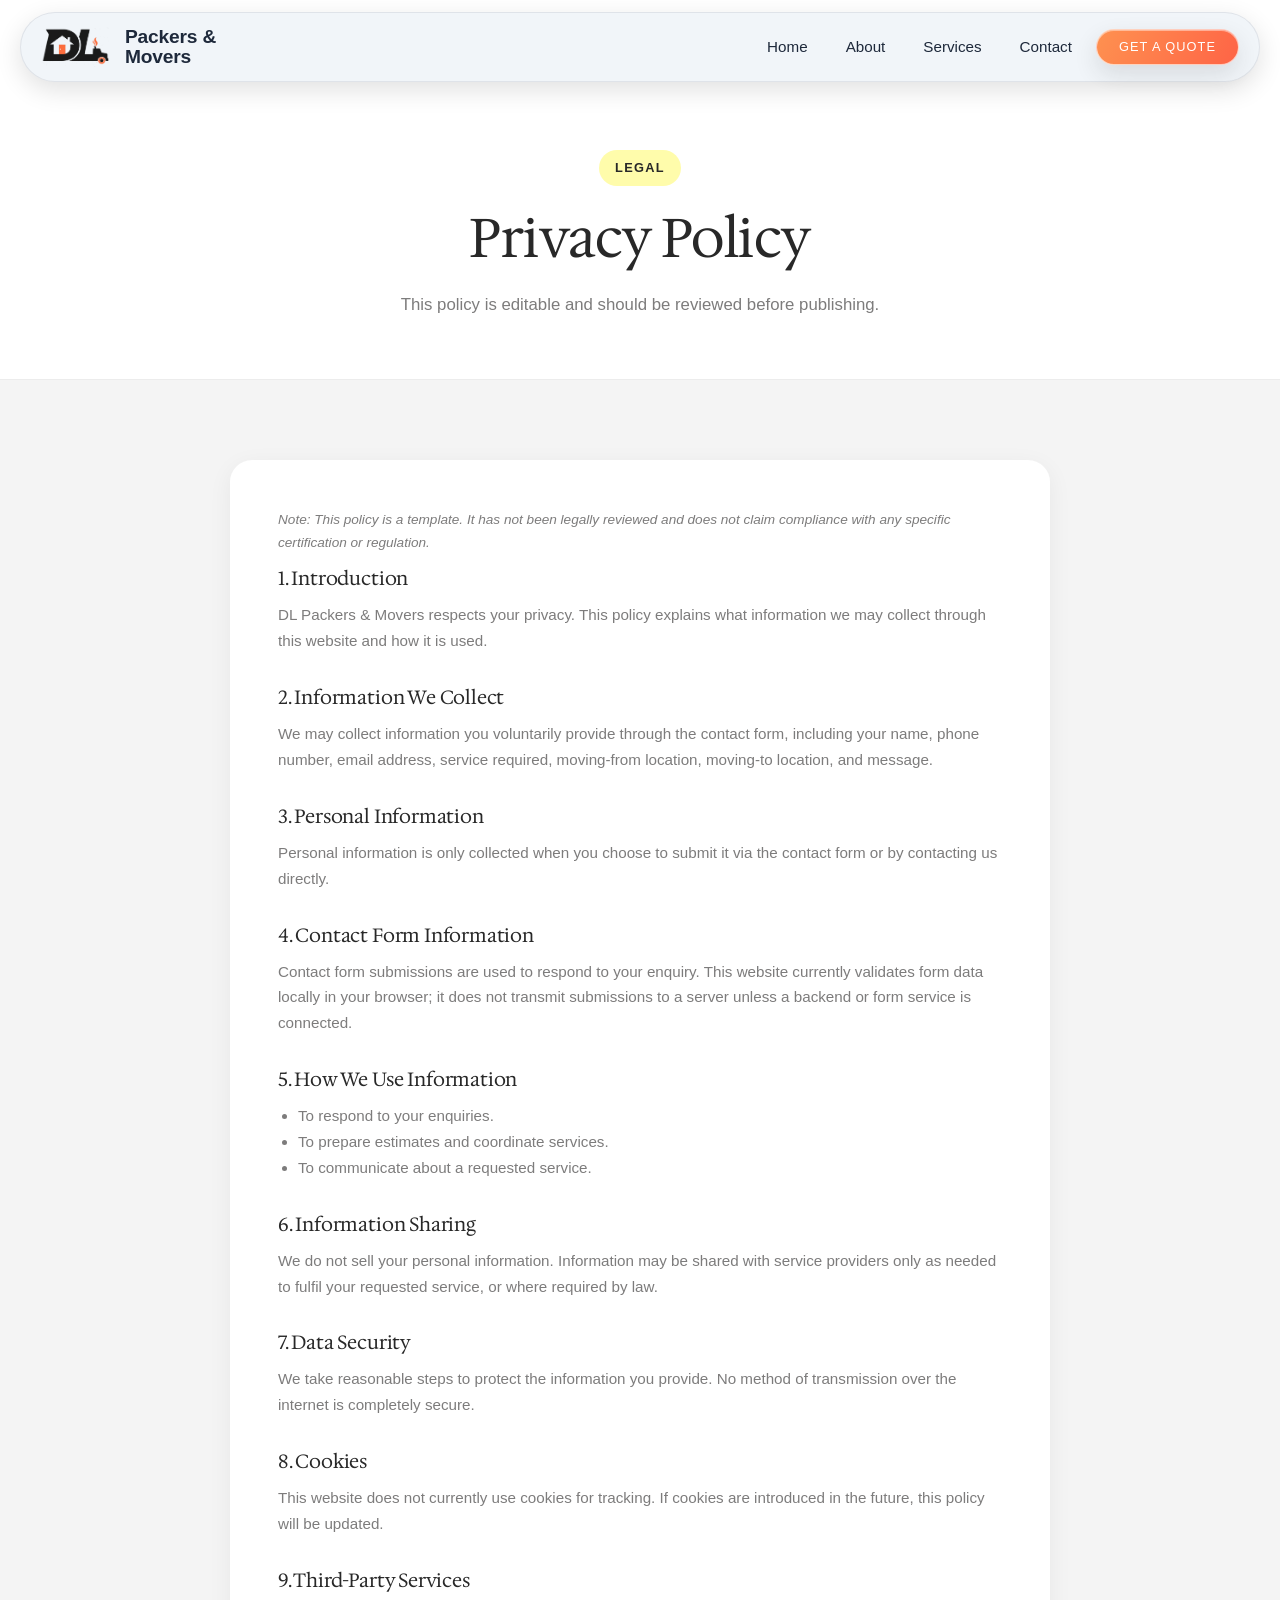
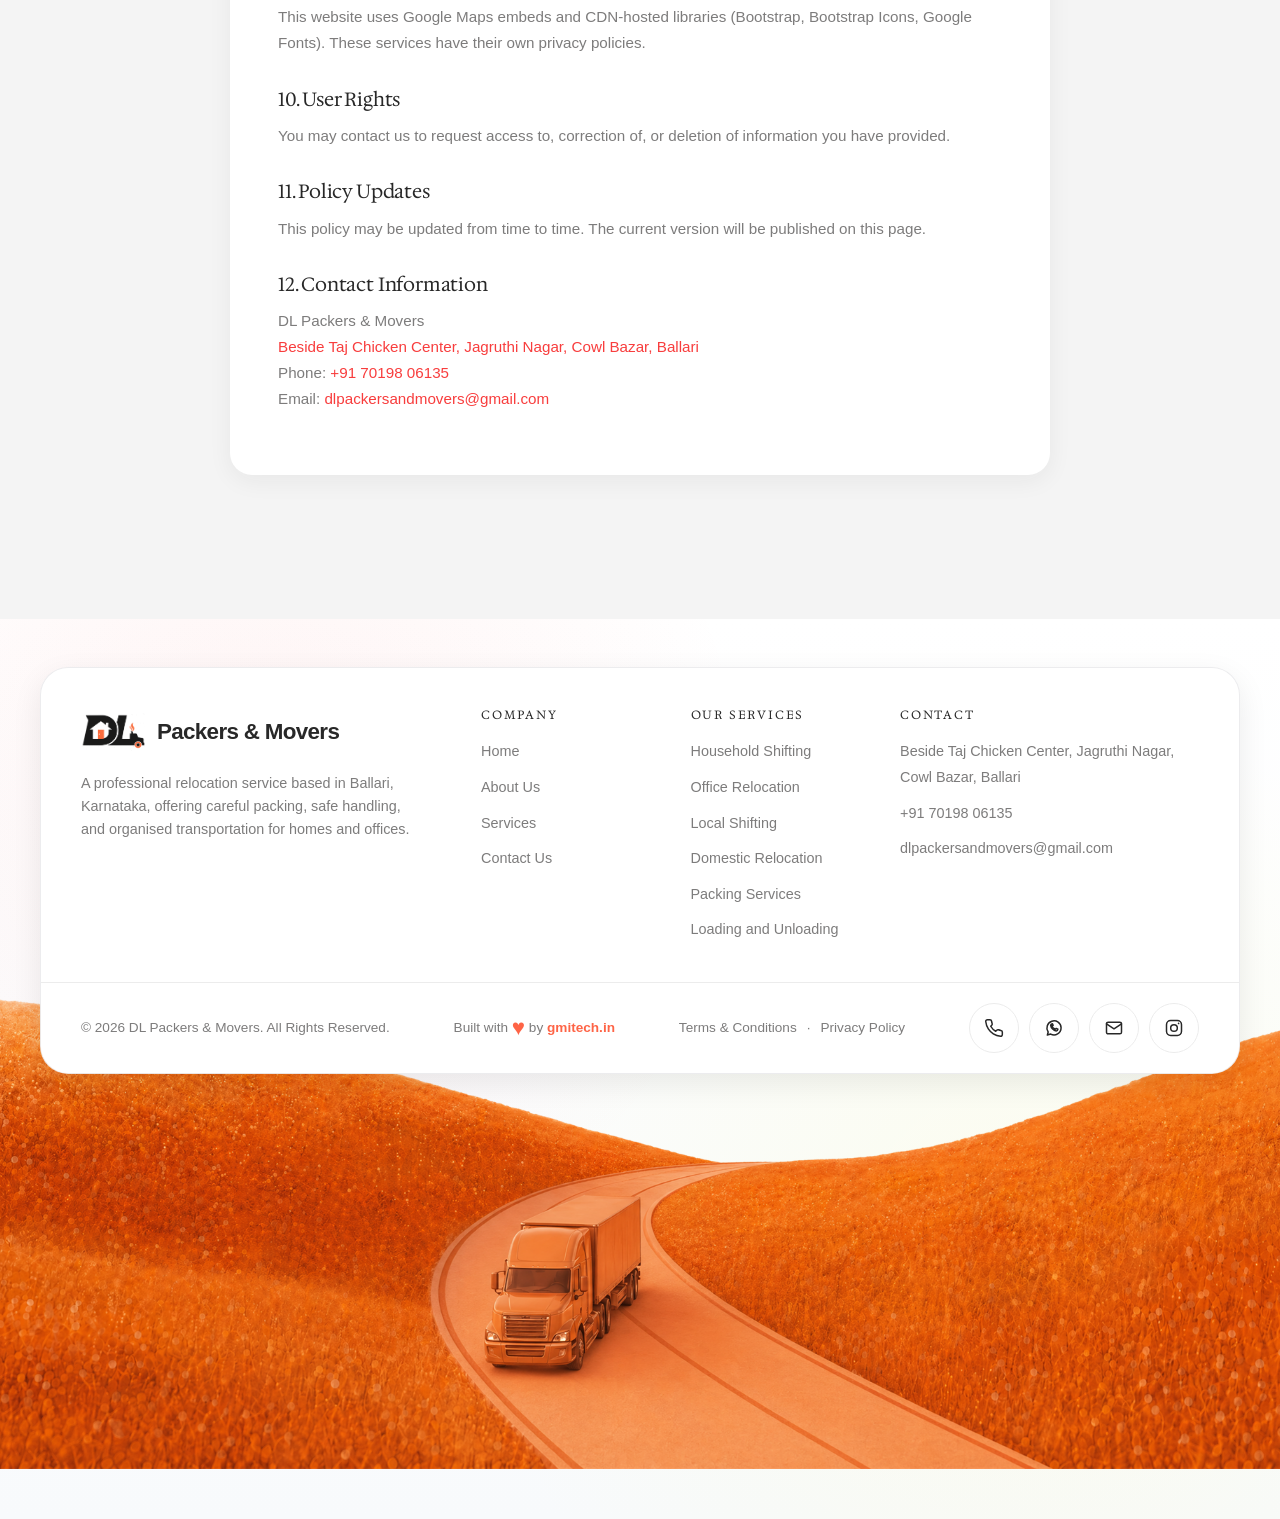
<file: privacy-policy.html>
<!DOCTYPE html>
<html lang="en-IN">
<head>
  <meta charset="UTF-8">
  <meta name="viewport" content="width=device-width, initial-scale=1">
  <title>Privacy Policy | DL Packers &amp; Movers, Ballari, India</title>
  <meta name="description" content="Learn how DL Packers &amp; Movers in Ballari handles contact and moving details from estimate requests, including how to access, correct or delete your data.">
  <meta name="robots" content="index, follow, max-image-preview:large">
  <meta name="geo.region" content="IN-KA">
  <meta name="geo.placename" content="Ballari">
  <link rel="canonical" href="https://dlpackersandmovers.online/privacy-policy.html">
  <link rel="alternate" hreflang="en-IN" href="https://dlpackersandmovers.online/privacy-policy.html">
  <meta property="og:type" content="website">
  <meta property="og:site_name" content="DL Packers &amp; Movers">
  <meta property="og:locale" content="en_IN">
  <meta property="og:url" content="https://dlpackersandmovers.online/privacy-policy.html">
  <meta property="og:title" content="Privacy Policy | DL Packers &amp; Movers, Ballari, India">
  <meta property="og:description" content="Learn how DL Packers &amp; Movers in Ballari handles contact and moving details from estimate requests, including how to access, correct or delete your data.">
  <meta property="og:image" content="https://dlpackersandmovers.online/assets/images/og-image.jpg">
  <meta property="og:image:secure_url" content="https://dlpackersandmovers.online/assets/images/og-image.jpg">
  <meta property="og:image:type" content="image/jpeg">
  <meta property="og:image:width" content="1200">
  <meta property="og:image:height" content="630">
  <meta property="og:image:alt" content="DL Packers &amp; Movers relocation team in Ballari">
  <meta name="twitter:card" content="summary_large_image">
  <meta name="twitter:title" content="Privacy Policy | DL Packers &amp; Movers, Ballari, India">
  <meta name="twitter:description" content="Learn how DL Packers &amp; Movers in Ballari handles contact and moving details from estimate requests, including how to access, correct or delete your data.">
  <meta name="twitter:image" content="https://dlpackersandmovers.online/assets/images/og-image.jpg">
  <meta name="twitter:image:alt" content="DL Packers &amp; Movers relocation team in Ballari">
  <link rel="icon" type="image/png" sizes="32x32" href="assets/icons/favicon-32.png">
  <link rel="icon" type="image/png" sizes="16x16" href="assets/icons/favicon-16.png">
  <link rel="icon" type="image/x-icon" href="assets/images/favicon.ico">
  <link rel="apple-touch-icon" sizes="180x180" href="assets/icons/apple-touch-icon.png">
  <meta name="theme-color" content="#F1F5F9">
  <link rel="manifest" href="/site.webmanifest">
  <script type="application/ld+json">
  {
    "@context": "https://schema.org",
    "@graph": [
      {
        "@type": "Organization",
        "@id": "https://dlpackersandmovers.online/#organization",
        "name": "DL Packers & Movers",
        "url": "https://dlpackersandmovers.online/",
        "logo": "https://dlpackersandmovers.online/assets/images/brand-logo.png",
        "founder": { "@id": "https://dlpackersandmovers.online/#founder" }
      },
      {
        "@type": "MovingCompany",
        "@id": "https://dlpackersandmovers.online/#moving-company",
        "name": "DL Packers & Movers",
        "url": "https://dlpackersandmovers.online/",
        "image": "https://dlpackersandmovers.online/assets/images/brand-logo.png",
        "telephone": "+917019806135",
        "email": "dlpackersandmovers@gmail.com",
        "address": {
          "@type": "PostalAddress",
          "streetAddress": "Beside Taj Chicken Center, Jagruthi Nagar, Cowl Bazar",
          "addressLocality": "Ballari",
          "addressRegion": "Karnataka",
          "addressCountry": { "@type": "Country", "name": "India" }
        },
        "areaServed": [
          { "@type": "City", "name": "Ballari" },
          { "@type": "AdministrativeArea", "name": "Karnataka" },
          { "@type": "Country", "name": "India" }
        ],
        "hasMap": "https://maps.app.goo.gl/5sxPSaFrLR5SHPjj7",
        "founder": { "@id": "https://dlpackersandmovers.online/#founder" },
        "parentOrganization": { "@id": "https://dlpackersandmovers.online/#organization" }
      },
      {
        "@type": "Person",
        "@id": "https://dlpackersandmovers.online/#founder",
        "name": "Swami H",
        "jobTitle": "Founder",
        "image": "https://dlpackersandmovers.online/assets/images/founder.png",
        "worksFor": { "@id": "https://dlpackersandmovers.online/#organization" }
      },
      {
        "@type": "WebSite",
        "@id": "https://dlpackersandmovers.online/#website",
        "url": "https://dlpackersandmovers.online/",
        "name": "DL Packers & Movers",
        "inLanguage": "en-IN",
        "publisher": { "@id": "https://dlpackersandmovers.online/#organization" },
        "hasPart": { "@id": "https://dlpackersandmovers.online/#primary-navigation" }
      },
      {
        "@type": "SiteNavigationElement",
        "@id": "https://dlpackersandmovers.online/#primary-navigation",
        "name": "Site navigation",
        "hasPart": [
          { "@type": "WebPage", "name": "Home", "url": "https://dlpackersandmovers.online/" },
          { "@type": "WebPage", "name": "About Us", "url": "https://dlpackersandmovers.online/about.html" },
          { "@type": "WebPage", "name": "Services", "url": "https://dlpackersandmovers.online/services.html" },
          { "@type": "WebPage", "name": "Contact Us", "url": "https://dlpackersandmovers.online/contact.html" },
          { "@type": "WebPage", "name": "Terms & Conditions", "url": "https://dlpackersandmovers.online/terms-and-conditions.html" },
          { "@type": "WebPage", "name": "Privacy Policy", "url": "https://dlpackersandmovers.online/privacy-policy.html" }
        ]
      },
      {
        "@type": "WebPage",
        "@id": "https://dlpackersandmovers.online/privacy-policy.html#webpage",
        "url": "https://dlpackersandmovers.online/privacy-policy.html",
        "name": "Privacy Policy | DL Packers & Movers, Ballari, India",
        "description": "Learn how DL Packers & Movers in Ballari handles contact and moving details from estimate requests, including how to access, correct or delete your data.",
        "inLanguage": "en-IN",
        "isPartOf": { "@id": "https://dlpackersandmovers.online/#website" },
        "about": { "@id": "https://dlpackersandmovers.online/#moving-company" },
        "breadcrumb": { "@id": "https://dlpackersandmovers.online/privacy-policy.html#breadcrumb" }
      },
      {
        "@type": "BreadcrumbList",
        "@id": "https://dlpackersandmovers.online/privacy-policy.html#breadcrumb",
        "itemListElement": [
          { "@type": "ListItem", "position": 1, "name": "Home", "item": "https://dlpackersandmovers.online/" },
          { "@type": "ListItem", "position": 2, "name": "Privacy Policy", "item": "https://dlpackersandmovers.online/privacy-policy.html" }
        ]
      }
    ]
  }
  </script>
  <link rel="preconnect" href="https://fonts.googleapis.com">
  <link rel="preconnect" href="https://fonts.gstatic.com" crossorigin>
  <link href="https://fonts.googleapis.com/css2?family=Hedvig+Letters+Serif&amp;family=Scoutie+Sans:wght@400;500;600;700&amp;display=swap" rel="stylesheet">
  <link href="https://cdn.jsdelivr.net/npm/bootstrap@5.3.3/dist/css/bootstrap.min.css" rel="stylesheet">
  <link href="https://cdn.jsdelivr.net/npm/bootstrap-icons@1.11.3/font/bootstrap-icons.css" rel="stylesheet">
  <link rel="stylesheet" href="css/style.css">
  <link rel="stylesheet" href="css/animations.css">
  <link rel="stylesheet" href="css/responsive.css">
</head>
<body>
  <div id="dl-loader" class="dl-loader" role="status" aria-label="Loading">
    <div class="dl-loader__inner">
      <div class="loader truckWrapper">
        <div class="truckBody">
          <svg xmlns="http://www.w3.org/2000/svg" fill="none" viewBox="0 0 198 93" class="trucksvg" aria-hidden="true">
            <path stroke-width="3" stroke="#282828" fill="#F83D3D" d="M135 22.5H177.264C178.295 22.5 179.22 23.133 179.594 24.0939L192.33 56.8443C192.442 57.1332 192.5 57.4404 192.5 57.7504V89C192.5 90.3807 191.381 91.5 190 91.5H135C133.619 91.5 132.5 90.3807 132.5 89V25C132.5 23.6193 133.619 22.5 135 22.5Z"></path>
            <path stroke-width="3" stroke="#282828" fill="#7D7C7C" d="M146 33.5H181.741C182.779 33.5 183.709 34.1415 184.078 35.112L190.538 52.112C191.16 53.748 189.951 55.5 188.201 55.5H146C144.619 55.5 143.5 54.3807 143.5 53V36C143.5 34.6193 144.619 33.5 146 33.5Z"></path>
            <path stroke-width="2" stroke="#282828" fill="#282828" d="M150 65C150 65.39 149.763 65.8656 149.127 66.2893C148.499 66.7083 147.573 67 146.5 67C145.427 67 144.501 66.7083 143.873 66.2893C143.237 65.8656 143 65.39 143 65C143 64.61 143.237 64.1344 143.873 63.7107C144.501 63.2917 145.427 63 146.5 63C147.573 63 148.499 63.2917 149.127 63.7107C149.763 64.1344 150 64.61 150 65Z"></path>
            <rect stroke-width="2" stroke="#282828" fill="#FFFCAB" rx="1" height="7" width="5" y="63" x="187"></rect>
            <rect stroke-width="2" stroke="#282828" fill="#282828" rx="1" height="11" width="4" y="81" x="193"></rect>
            <rect stroke-width="3" stroke="#282828" fill="#DFDFDF" rx="2.5" height="90" width="121" y="1.5" x="6.5"></rect>
            <rect stroke-width="2" stroke="#282828" fill="#DFDFDF" rx="2" height="4" width="6" y="84" x="1"></rect>
          </svg>
        </div>
        <div class="truckTires" aria-hidden="true">
          <svg xmlns="http://www.w3.org/2000/svg" fill="none" viewBox="0 0 30 30" class="tiresvg">
            <circle stroke-width="3" stroke="#282828" fill="#282828" r="13.5" cy="15" cx="15"></circle>
            <circle fill="#DFDFDF" r="7" cy="15" cx="15"></circle>
          </svg>
          <svg xmlns="http://www.w3.org/2000/svg" fill="none" viewBox="0 0 30 30" class="tiresvg">
            <circle stroke-width="3" stroke="#282828" fill="#282828" r="13.5" cy="15" cx="15"></circle>
            <circle fill="#DFDFDF" r="7" cy="15" cx="15"></circle>
          </svg>
        </div>
        <div class="road"></div>
        <svg xmlns="http://www.w3.org/2000/svg" viewBox="0 0 453.459 453.459" class="lampPost" aria-hidden="true">
          <path d="M252.882,0c-37.781,0-68.686,29.953-70.245,67.358h-6.917v8.954c-26.109,2.163-45.463,10.011-45.463,19.366h9.993c-1.65,5.146-2.507,10.54-2.507,16.017c0,28.956,23.558,52.514,52.514,52.514c28.956,0,52.514-23.558,52.514-52.514c0-5.478-0.856-10.872-2.506-16.017h9.992c0-9.354-19.352-17.204-45.463-19.366v-8.954h-6.149C200.189,38.779,223.924,16,252.882,16c29.952,0,54.32,24.368,54.32,54.32c0,28.774-11.078,37.009-25.105,47.437c-17.444,12.968-37.216,27.667-37.216,78.884v113.914h-0.797c-5.068,0-9.174,4.108-9.174,9.177c0,2.844,1.293,5.383,3.321,7.066c-3.432,27.933-26.851,95.744-8.226,115.459v11.202h45.75v-11.202c18.625-19.715-4.794-87.527-8.227-115.459c2.029-1.683,3.322-4.223,3.322-7.066c0-5.068-4.107-9.177-9.176-9.177h-0.795V196.641c0-43.174,14.942-54.283,30.762-66.043c14.793-10.997,31.559-23.461,31.559-60.277C323.202,31.545,291.656,0,252.882,0zM232.77,111.694c0,23.442-19.071,42.514-42.514,42.514c-23.442,0-42.514-19.072-42.514-42.514c0-5.531,1.078-10.957,3.141-16.017h78.747C231.693,100.736,232.77,106.162,232.77,111.694z"></path>
        </svg>
      </div>
      <img src="assets/images/brand-logo.png" alt="DL Packers &amp; Movers logo" class="dl-loader__logo">
      <p class="dl-loader__text"><span class="dl-loader__typing" aria-hidden="true"></span></p>
    </div>
  </div>
  <noscript><style>#dl-loader{display:none!important}</style></noscript>

  <div id="dl-header-mount"></div>

  <main>
    <section class="page-hero">
      <div class="container-dl text-center">
        <span class="badge-soft">Legal</span>
        <h1 class="page-hero__title">Privacy Policy</h1>
        <p class="page-hero__sub">This policy is editable and should be reviewed before publishing.</p>
      </div>
    </section>

    <section class="section">
      <div class="container-dl legal-doc">
        <p class="text-slate" style="font-size:.85rem"><em>Note: This policy is a template. It has not been legally reviewed and does not claim compliance with any specific certification or regulation.</em></p>

        <h2>1. Introduction</h2>
        <p>DL Packers &amp; Movers respects your privacy. This policy explains what information we may collect through this website and how it is used.</p>

        <h2>2. Information We Collect</h2>
        <p>We may collect information you voluntarily provide through the contact form, including your name, phone number, email address, service required, moving-from location, moving-to location, and message.</p>

        <h2>3. Personal Information</h2>
        <p>Personal information is only collected when you choose to submit it via the contact form or by contacting us directly.</p>

        <h2>4. Contact Form Information</h2>
        <p>Contact form submissions are used to respond to your enquiry. This website currently validates form data locally in your browser; it does not transmit submissions to a server unless a backend or form service is connected.</p>

        <h2>5. How We Use Information</h2>
        <ul>
          <li>To respond to your enquiries.</li>
          <li>To prepare estimates and coordinate services.</li>
          <li>To communicate about a requested service.</li>
        </ul>

        <h2>6. Information Sharing</h2>
        <p>We do not sell your personal information. Information may be shared with service providers only as needed to fulfil your requested service, or where required by law.</p>

        <h2>7. Data Security</h2>
        <p>We take reasonable steps to protect the information you provide. No method of transmission over the internet is completely secure.</p>

        <h2>8. Cookies</h2>
        <p>This website does not currently use cookies for tracking. If cookies are introduced in the future, this policy will be updated.</p>

        <h2>9. Third-Party Services</h2>
        <p>This website uses Google Maps embeds and CDN-hosted libraries (Bootstrap, Bootstrap Icons, Google Fonts). These services have their own privacy policies.</p>

        <h2>10. User Rights</h2>
        <p>You may contact us to request access to, correction of, or deletion of information you have provided.</p>

        <h2>11. Policy Updates</h2>
        <p>This policy may be updated from time to time. The current version will be published on this page.</p>

        <h2>12. Contact Information</h2>
        <p>DL Packers &amp; Movers<br><a href="https://maps.app.goo.gl/5sxPSaFrLR5SHPjj7" target="_blank" rel="noopener noreferrer">Beside Taj Chicken Center, Jagruthi Nagar, Cowl Bazar, Ballari</a><br>Phone: <a href="tel:+917019806135">+91 70198 06135</a><br>Email: <a href="mailto:dlpackersandmovers@gmail.com">dlpackersandmovers@gmail.com</a></p>
      </div>
    </section>
  </main>

  <div id="dl-footer-mount"></div>

  <script src="https://cdn.jsdelivr.net/npm/bootstrap@5.3.3/dist/js/bootstrap.bundle.min.js"></script>
  <script src="js/config.js"></script>
  <script src="js/loader.js"></script>
  <script src="js/header.js"></script>
  <script src="js/footer.js"></script>
  <script src="js/main.js"></script>
</body>
</html>
</file>
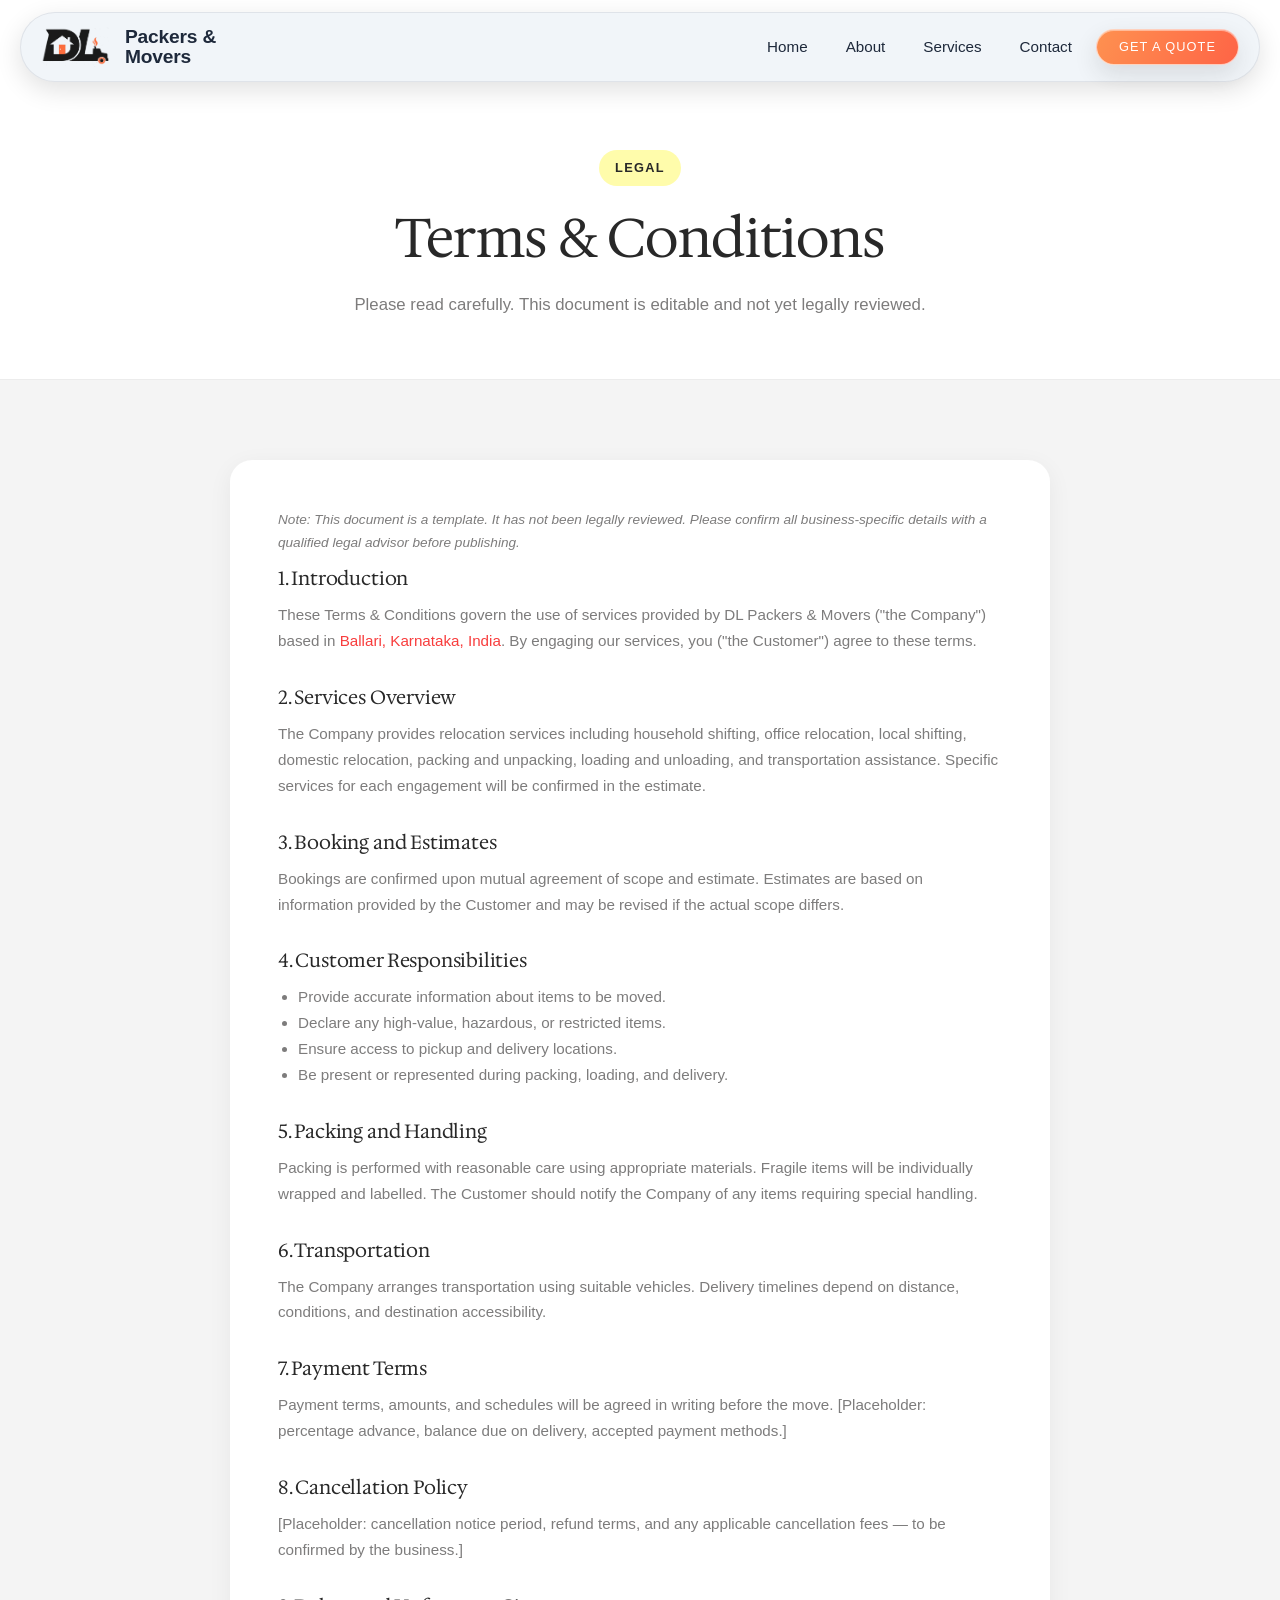
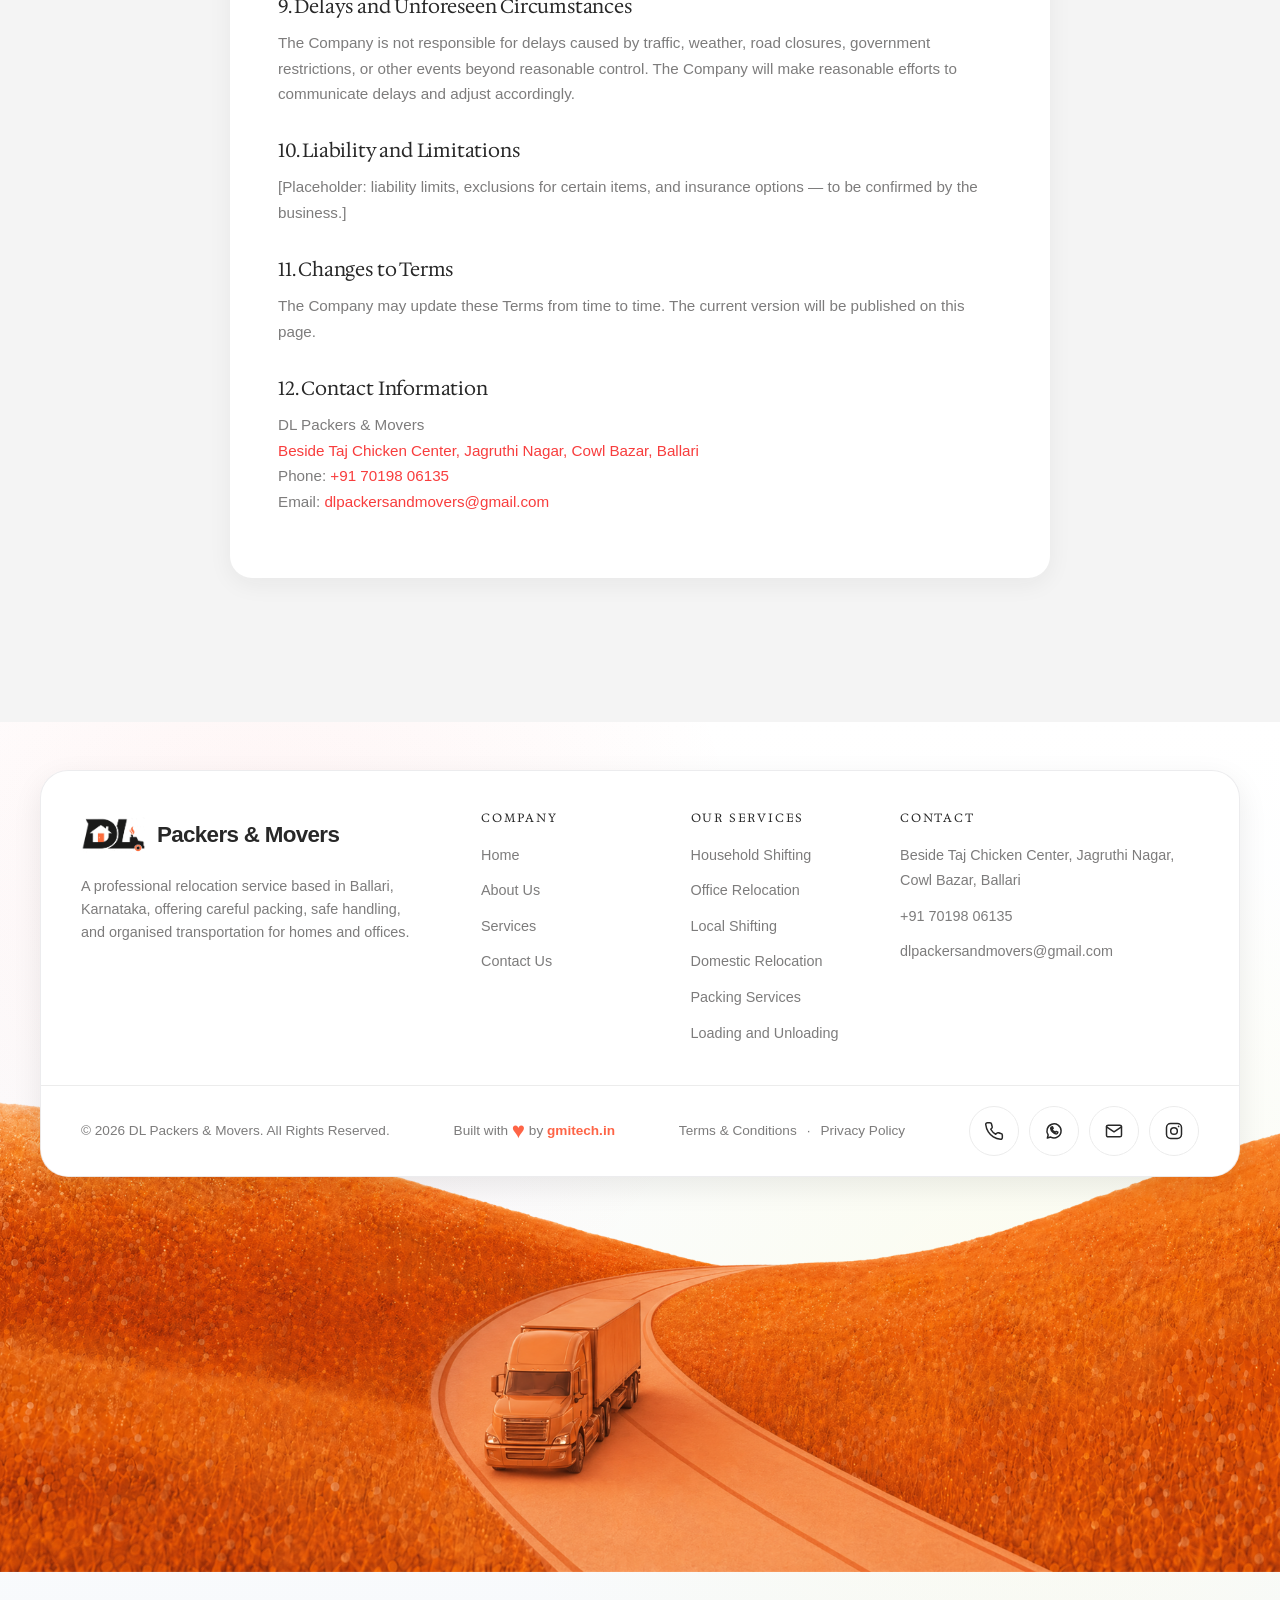
<file: terms-and-conditions.html>
<!DOCTYPE html>
<html lang="en-IN">
<head>
  <meta charset="UTF-8">
  <meta name="viewport" content="width=device-width, initial-scale=1">
  <title>Terms &amp; Conditions | DL Packers &amp; Movers, Ballari, Karnataka</title>
  <meta name="description" content="Read the terms for DL Packers &amp; Movers in Ballari, covering service scope, booking and estimates, packing, transport, payments, cancellations and liability.">
  <meta name="robots" content="index, follow, max-image-preview:large">
  <meta name="geo.region" content="IN-KA">
  <meta name="geo.placename" content="Ballari">
  <link rel="canonical" href="https://dlpackersandmovers.online/terms-and-conditions.html">
  <link rel="alternate" hreflang="en-IN" href="https://dlpackersandmovers.online/terms-and-conditions.html">
  <meta property="og:type" content="website">
  <meta property="og:site_name" content="DL Packers &amp; Movers">
  <meta property="og:locale" content="en_IN">
  <meta property="og:url" content="https://dlpackersandmovers.online/terms-and-conditions.html">
  <meta property="og:title" content="Terms &amp; Conditions | DL Packers &amp; Movers, Ballari, Karnataka">
  <meta property="og:description" content="Read the terms for DL Packers &amp; Movers in Ballari, covering service scope, booking and estimates, packing, transport, payments, cancellations and liability.">
  <meta property="og:image" content="https://dlpackersandmovers.online/assets/images/og-image.jpg">
  <meta property="og:image:secure_url" content="https://dlpackersandmovers.online/assets/images/og-image.jpg">
  <meta property="og:image:type" content="image/jpeg">
  <meta property="og:image:width" content="1200">
  <meta property="og:image:height" content="630">
  <meta property="og:image:alt" content="DL Packers &amp; Movers relocation team in Ballari">
  <meta name="twitter:card" content="summary_large_image">
  <meta name="twitter:title" content="Terms &amp; Conditions | DL Packers &amp; Movers, Ballari, Karnataka">
  <meta name="twitter:description" content="Read the terms for DL Packers &amp; Movers in Ballari, covering service scope, booking and estimates, packing, transport, payments, cancellations and liability.">
  <meta name="twitter:image" content="https://dlpackersandmovers.online/assets/images/og-image.jpg">
  <meta name="twitter:image:alt" content="DL Packers &amp; Movers relocation team in Ballari">
  <link rel="icon" type="image/png" sizes="32x32" href="assets/icons/favicon-32.png">
  <link rel="icon" type="image/png" sizes="16x16" href="assets/icons/favicon-16.png">
  <link rel="icon" type="image/x-icon" href="assets/images/favicon.ico">
  <link rel="apple-touch-icon" sizes="180x180" href="assets/icons/apple-touch-icon.png">
  <meta name="theme-color" content="#F1F5F9">
  <link rel="manifest" href="/site.webmanifest">
  <script type="application/ld+json">
  {
    "@context": "https://schema.org",
    "@graph": [
      {
        "@type": "Organization",
        "@id": "https://dlpackersandmovers.online/#organization",
        "name": "DL Packers & Movers",
        "url": "https://dlpackersandmovers.online/",
        "logo": "https://dlpackersandmovers.online/assets/images/brand-logo.png",
        "founder": { "@id": "https://dlpackersandmovers.online/#founder" }
      },
      {
        "@type": "MovingCompany",
        "@id": "https://dlpackersandmovers.online/#moving-company",
        "name": "DL Packers & Movers",
        "url": "https://dlpackersandmovers.online/",
        "image": "https://dlpackersandmovers.online/assets/images/brand-logo.png",
        "telephone": "+917019806135",
        "email": "dlpackersandmovers@gmail.com",
        "address": {
          "@type": "PostalAddress",
          "streetAddress": "Beside Taj Chicken Center, Jagruthi Nagar, Cowl Bazar",
          "addressLocality": "Ballari",
          "addressRegion": "Karnataka",
          "addressCountry": { "@type": "Country", "name": "India" }
        },
        "areaServed": [
          { "@type": "City", "name": "Ballari" },
          { "@type": "AdministrativeArea", "name": "Karnataka" },
          { "@type": "Country", "name": "India" }
        ],
        "hasMap": "https://maps.app.goo.gl/5sxPSaFrLR5SHPjj7",
        "founder": { "@id": "https://dlpackersandmovers.online/#founder" },
        "parentOrganization": { "@id": "https://dlpackersandmovers.online/#organization" }
      },
      {
        "@type": "Person",
        "@id": "https://dlpackersandmovers.online/#founder",
        "name": "Swami H",
        "jobTitle": "Founder",
        "image": "https://dlpackersandmovers.online/assets/images/founder.png",
        "worksFor": { "@id": "https://dlpackersandmovers.online/#organization" }
      },
      {
        "@type": "WebSite",
        "@id": "https://dlpackersandmovers.online/#website",
        "url": "https://dlpackersandmovers.online/",
        "name": "DL Packers & Movers",
        "inLanguage": "en-IN",
        "publisher": { "@id": "https://dlpackersandmovers.online/#organization" },
        "hasPart": { "@id": "https://dlpackersandmovers.online/#primary-navigation" }
      },
      {
        "@type": "SiteNavigationElement",
        "@id": "https://dlpackersandmovers.online/#primary-navigation",
        "name": "Site navigation",
        "hasPart": [
          { "@type": "WebPage", "name": "Home", "url": "https://dlpackersandmovers.online/" },
          { "@type": "WebPage", "name": "About Us", "url": "https://dlpackersandmovers.online/about.html" },
          { "@type": "WebPage", "name": "Services", "url": "https://dlpackersandmovers.online/services.html" },
          { "@type": "WebPage", "name": "Contact Us", "url": "https://dlpackersandmovers.online/contact.html" },
          { "@type": "WebPage", "name": "Terms & Conditions", "url": "https://dlpackersandmovers.online/terms-and-conditions.html" },
          { "@type": "WebPage", "name": "Privacy Policy", "url": "https://dlpackersandmovers.online/privacy-policy.html" }
        ]
      },
      {
        "@type": "WebPage",
        "@id": "https://dlpackersandmovers.online/terms-and-conditions.html#webpage",
        "url": "https://dlpackersandmovers.online/terms-and-conditions.html",
        "name": "Terms & Conditions | DL Packers & Movers, Ballari, Karnataka",
        "description": "Read the terms for DL Packers & Movers in Ballari, covering service scope, booking and estimates, packing, transport, payments, cancellations and liability.",
        "inLanguage": "en-IN",
        "isPartOf": { "@id": "https://dlpackersandmovers.online/#website" },
        "about": { "@id": "https://dlpackersandmovers.online/#moving-company" },
        "breadcrumb": { "@id": "https://dlpackersandmovers.online/terms-and-conditions.html#breadcrumb" }
      },
      {
        "@type": "BreadcrumbList",
        "@id": "https://dlpackersandmovers.online/terms-and-conditions.html#breadcrumb",
        "itemListElement": [
          { "@type": "ListItem", "position": 1, "name": "Home", "item": "https://dlpackersandmovers.online/" },
          { "@type": "ListItem", "position": 2, "name": "Terms & Conditions", "item": "https://dlpackersandmovers.online/terms-and-conditions.html" }
        ]
      }
    ]
  }
  </script>
  <link rel="preconnect" href="https://fonts.googleapis.com">
  <link rel="preconnect" href="https://fonts.gstatic.com" crossorigin>
  <link href="https://fonts.googleapis.com/css2?family=Hedvig+Letters+Serif&amp;family=Scoutie+Sans:wght@400;500;600;700&amp;display=swap" rel="stylesheet">
  <link href="https://cdn.jsdelivr.net/npm/bootstrap@5.3.3/dist/css/bootstrap.min.css" rel="stylesheet">
  <link href="https://cdn.jsdelivr.net/npm/bootstrap-icons@1.11.3/font/bootstrap-icons.css" rel="stylesheet">
  <link rel="stylesheet" href="css/style.css">
  <link rel="stylesheet" href="css/animations.css">
  <link rel="stylesheet" href="css/responsive.css">
</head>
<body>
  <div id="dl-loader" class="dl-loader" role="status" aria-label="Loading">
    <div class="dl-loader__inner">
      <div class="loader truckWrapper">
        <div class="truckBody">
          <svg xmlns="http://www.w3.org/2000/svg" fill="none" viewBox="0 0 198 93" class="trucksvg" aria-hidden="true">
            <path stroke-width="3" stroke="#282828" fill="#F83D3D" d="M135 22.5H177.264C178.295 22.5 179.22 23.133 179.594 24.0939L192.33 56.8443C192.442 57.1332 192.5 57.4404 192.5 57.7504V89C192.5 90.3807 191.381 91.5 190 91.5H135C133.619 91.5 132.5 90.3807 132.5 89V25C132.5 23.6193 133.619 22.5 135 22.5Z"></path>
            <path stroke-width="3" stroke="#282828" fill="#7D7C7C" d="M146 33.5H181.741C182.779 33.5 183.709 34.1415 184.078 35.112L190.538 52.112C191.16 53.748 189.951 55.5 188.201 55.5H146C144.619 55.5 143.5 54.3807 143.5 53V36C143.5 34.6193 144.619 33.5 146 33.5Z"></path>
            <path stroke-width="2" stroke="#282828" fill="#282828" d="M150 65C150 65.39 149.763 65.8656 149.127 66.2893C148.499 66.7083 147.573 67 146.5 67C145.427 67 144.501 66.7083 143.873 66.2893C143.237 65.8656 143 65.39 143 65C143 64.61 143.237 64.1344 143.873 63.7107C144.501 63.2917 145.427 63 146.5 63C147.573 63 148.499 63.2917 149.127 63.7107C149.763 64.1344 150 64.61 150 65Z"></path>
            <rect stroke-width="2" stroke="#282828" fill="#FFFCAB" rx="1" height="7" width="5" y="63" x="187"></rect>
            <rect stroke-width="2" stroke="#282828" fill="#282828" rx="1" height="11" width="4" y="81" x="193"></rect>
            <rect stroke-width="3" stroke="#282828" fill="#DFDFDF" rx="2.5" height="90" width="121" y="1.5" x="6.5"></rect>
            <rect stroke-width="2" stroke="#282828" fill="#DFDFDF" rx="2" height="4" width="6" y="84" x="1"></rect>
          </svg>
        </div>
        <div class="truckTires" aria-hidden="true">
          <svg xmlns="http://www.w3.org/2000/svg" fill="none" viewBox="0 0 30 30" class="tiresvg">
            <circle stroke-width="3" stroke="#282828" fill="#282828" r="13.5" cy="15" cx="15"></circle>
            <circle fill="#DFDFDF" r="7" cy="15" cx="15"></circle>
          </svg>
          <svg xmlns="http://www.w3.org/2000/svg" fill="none" viewBox="0 0 30 30" class="tiresvg">
            <circle stroke-width="3" stroke="#282828" fill="#282828" r="13.5" cy="15" cx="15"></circle>
            <circle fill="#DFDFDF" r="7" cy="15" cx="15"></circle>
          </svg>
        </div>
        <div class="road"></div>
        <svg xmlns="http://www.w3.org/2000/svg" viewBox="0 0 453.459 453.459" class="lampPost" aria-hidden="true">
          <path d="M252.882,0c-37.781,0-68.686,29.953-70.245,67.358h-6.917v8.954c-26.109,2.163-45.463,10.011-45.463,19.366h9.993c-1.65,5.146-2.507,10.54-2.507,16.017c0,28.956,23.558,52.514,52.514,52.514c28.956,0,52.514-23.558,52.514-52.514c0-5.478-0.856-10.872-2.506-16.017h9.992c0-9.354-19.352-17.204-45.463-19.366v-8.954h-6.149C200.189,38.779,223.924,16,252.882,16c29.952,0,54.32,24.368,54.32,54.32c0,28.774-11.078,37.009-25.105,47.437c-17.444,12.968-37.216,27.667-37.216,78.884v113.914h-0.797c-5.068,0-9.174,4.108-9.174,9.177c0,2.844,1.293,5.383,3.321,7.066c-3.432,27.933-26.851,95.744-8.226,115.459v11.202h45.75v-11.202c18.625-19.715-4.794-87.527-8.227-115.459c2.029-1.683,3.322-4.223,3.322-7.066c0-5.068-4.107-9.177-9.176-9.177h-0.795V196.641c0-43.174,14.942-54.283,30.762-66.043c14.793-10.997,31.559-23.461,31.559-60.277C323.202,31.545,291.656,0,252.882,0zM232.77,111.694c0,23.442-19.071,42.514-42.514,42.514c-23.442,0-42.514-19.072-42.514-42.514c0-5.531,1.078-10.957,3.141-16.017h78.747C231.693,100.736,232.77,106.162,232.77,111.694z"></path>
        </svg>
      </div>
      <img src="assets/images/brand-logo.png" alt="DL Packers &amp; Movers logo" class="dl-loader__logo">
      <p class="dl-loader__text"><span class="dl-loader__typing" aria-hidden="true"></span></p>
    </div>
  </div>
  <noscript><style>#dl-loader{display:none!important}</style></noscript>

  <div id="dl-header-mount"></div>

  <main>
    <section class="page-hero">
      <div class="container-dl text-center">
        <span class="badge-soft">Legal</span>
        <h1 class="page-hero__title">Terms &amp; Conditions</h1>
        <p class="page-hero__sub">Please read carefully. This document is editable and not yet legally reviewed.</p>
      </div>
    </section>

    <section class="section">
      <div class="container-dl legal-doc">
        <p class="text-slate" style="font-size:.85rem"><em>Note: This document is a template. It has not been legally reviewed. Please confirm all business-specific details with a qualified legal advisor before publishing.</em></p>

        <h2>1. Introduction</h2>
        <p>These Terms &amp; Conditions govern the use of services provided by DL Packers &amp; Movers ("the Company") based in <a href="https://maps.app.goo.gl/5sxPSaFrLR5SHPjj7" target="_blank" rel="noopener noreferrer">Ballari, Karnataka, India</a>. By engaging our services, you ("the Customer") agree to these terms.</p>

        <h2>2. Services Overview</h2>
        <p>The Company provides relocation services including household shifting, office relocation, local shifting, domestic relocation, packing and unpacking, loading and unloading, and transportation assistance. Specific services for each engagement will be confirmed in the estimate.</p>

        <h2>3. Booking and Estimates</h2>
        <p>Bookings are confirmed upon mutual agreement of scope and estimate. Estimates are based on information provided by the Customer and may be revised if the actual scope differs.</p>

        <h2>4. Customer Responsibilities</h2>
        <ul>
          <li>Provide accurate information about items to be moved.</li>
          <li>Declare any high-value, hazardous, or restricted items.</li>
          <li>Ensure access to pickup and delivery locations.</li>
          <li>Be present or represented during packing, loading, and delivery.</li>
        </ul>

        <h2>5. Packing and Handling</h2>
        <p>Packing is performed with reasonable care using appropriate materials. Fragile items will be individually wrapped and labelled. The Customer should notify the Company of any items requiring special handling.</p>

        <h2>6. Transportation</h2>
        <p>The Company arranges transportation using suitable vehicles. Delivery timelines depend on distance, conditions, and destination accessibility.</p>

        <h2>7. Payment Terms</h2>
        <p>Payment terms, amounts, and schedules will be agreed in writing before the move. [Placeholder: percentage advance, balance due on delivery, accepted payment methods.]</p>

        <h2>8. Cancellation Policy</h2>
        <p>[Placeholder: cancellation notice period, refund terms, and any applicable cancellation fees — to be confirmed by the business.]</p>

        <h2>9. Delays and Unforeseen Circumstances</h2>
        <p>The Company is not responsible for delays caused by traffic, weather, road closures, government restrictions, or other events beyond reasonable control. The Company will make reasonable efforts to communicate delays and adjust accordingly.</p>

        <h2>10. Liability and Limitations</h2>
        <p>[Placeholder: liability limits, exclusions for certain items, and insurance options — to be confirmed by the business.]</p>

        <h2>11. Changes to Terms</h2>
        <p>The Company may update these Terms from time to time. The current version will be published on this page.</p>

        <h2>12. Contact Information</h2>
        <p>DL Packers &amp; Movers<br><a href="https://maps.app.goo.gl/5sxPSaFrLR5SHPjj7" target="_blank" rel="noopener noreferrer">Beside Taj Chicken Center, Jagruthi Nagar, Cowl Bazar, Ballari</a><br>Phone: <a href="tel:+917019806135">+91 70198 06135</a><br>Email: <a href="mailto:dlpackersandmovers@gmail.com">dlpackersandmovers@gmail.com</a></p>
      </div>
    </section>
  </main>

  <div id="dl-footer-mount"></div>

  <script src="https://cdn.jsdelivr.net/npm/bootstrap@5.3.3/dist/js/bootstrap.bundle.min.js"></script>
  <script src="js/config.js"></script>
  <script src="js/loader.js"></script>
  <script src="js/header.js"></script>
  <script src="js/footer.js"></script>
  <script src="js/main.js"></script>
</body>
</html>
</file>
<file: css/style.css>
/* ============================================================
   DL PACKERS & MOVERS — GLOBAL STYLES
   ============================================================ */

/* ---------- Design Tokens ---------- */
:root {
  --brand-red: #F83D3D;
  --hover-red: #D92B2B;
  --charcoal: #282828;
  --grey-soft: #DFDFDF;
  --white: #FFFFFF;
  --slate: #7D7C7C;
  --pale-yellow: #FFFCAB;
  --bg-page: #F4F4F4;
  --border-subtle: #ECECEC;

  --radius-sm: 10px;
  --radius-md: 16px;
  --radius-lg: 22px;
  --radius-xl: 28px;
  --radius-pill: 999px;

  --shadow-soft: 0 6px 24px rgba(40, 40, 40, 0.06);
  --shadow-card: 0 10px 40px rgba(40, 40, 40, 0.08);

  --button-background: linear-gradient(117deg, rgb(254, 145, 80), rgb(254, 100, 70));
  --font-sans: "Scoutie Sans", -apple-system, BlinkMacSystemFont, "Segoe UI", Roboto, sans-serif;
  --font-display: "Hedvig Letters Serif", Georgia, serif;

  --header-h: 76px;
}

/* ---------- Reset / Base ---------- */
*,
*::before,
*::after { box-sizing: border-box; }

html { scroll-behavior: smooth; }

body {
  margin: 0;
  font-family: var(--font-sans);
  font-size: 16px;
  line-height: 1.6;
  color: var(--slate);
  background: var(--bg-page);
  -webkit-font-smoothing: antialiased;
  overflow-x: hidden;
}

body.dl-menu-open { overflow: hidden; }

h1, h2, h3, h4, h5, h6 {
  color: var(--charcoal);
  font-family: var(--font-display);
  font-weight: 700;
  line-height: 1.2;
  margin: 0 0 0.6em;
  letter-spacing: -0.01em;
}

h1 { font-size: clamp(2rem, 5vw, 3.4rem); }
h2 { font-size: clamp(1.6rem, 3.5vw, 2.4rem); }
h3 { font-size: clamp(1.2rem, 2.4vw, 1.5rem); }

p { margin: 0 0 1em; }

a { color: var(--brand-red); text-decoration: none; transition: color 0.2s ease; }
a:hover, a:focus { color: var(--hover-red); }

img { max-width: 100%; display: block; height: auto; }

.container-dl {
  width: 100%;
  max-width: 1200px;
  margin: 0 auto;
  padding: 0 20px;
}

.section { padding: 80px 0; }
.section--tight { padding: 56px 0; }

/* ---------- Buttons ---------- */
.btn {
  display: inline-flex;
  align-items: center;
  justify-content: center;
  gap: 8px;
  border-radius: var(--radius-pill);
  padding: 1em 2em;
  border: 1px solid rgba(255, 255, 255, 0.64);
  font-family: inherit;
  font-size: 1rem;
  font-weight: 500;
  letter-spacing: 0.08em;
  text-transform: uppercase;
  cursor: pointer;
  backdrop-filter: blur(14px);
  -webkit-backdrop-filter: blur(14px);
  box-shadow: inset 0 1px 0 rgba(255, 255, 255, 0.42), 0 10px 24px rgba(40, 40, 40, 0.12);
  text-align: center;
  line-height: 1;
}

.btn:focus-visible {
  outline: 3px solid rgba(248, 61, 61, 0.5);
  outline-offset: 2px;
}

.btn--primary,
.btn--primary:hover,
.btn--primary:focus {
  background: var(--button-background);
  color: var(--white);
}

.btn--outline,
.btn--outline:hover,
.btn--outline:focus {
  background: rgba(255, 255, 255, 0.48);
  color: var(--charcoal);
  border-color: rgba(255, 255, 255, 0.82);
}

.btn--ghost,
.btn--ghost:hover,
.btn--ghost:focus {
  background: rgba(255, 255, 255, 0.48);
  color: var(--charcoal);
  border-color: rgba(255, 255, 255, 0.82);
}

.hero-section .btn--outline,
.hero-section .btn--outline:hover,
.hero-section .btn--outline:focus {
  background: rgba(255, 255, 255, 0.18);
  color: var(--white);
  border-color: rgba(255, 255, 255, 0.72);
}

.section img {
  border: 1px solid rgba(255, 255, 255, 0.78);
  box-shadow: 0 20px 44px rgba(40, 40, 40, 0.12), inset 0 1px 0 rgba(255, 255, 255, 0.35);
}

.section.hero-section {
  display: flex;
  align-items: center;
  min-height: 100vh;
  min-height: 100svh;
  padding: calc(var(--header-h) + 32px) 0 48px;
  background-image:
    linear-gradient(90deg, rgba(15, 23, 42, 0.76) 0%, rgba(15, 23, 42, 0.5) 46%, rgba(15, 23, 42, 0.12) 100%),
    url("../assets/images/hero.png");
  background-position: center;
  background-size: cover;
  background-repeat: no-repeat;
}

.hero-section > .container-dl {
  width: calc(100% - 40px);
  max-width: 1280px;
  padding: 0 20px;
}
.hero-section h1 { max-width: 700px; color: var(--white); }
.hero-section p { color: rgba(255, 255, 255, 0.9); }

/* ---------- HEADER ---------- */
.dl-header {
  position: fixed;
  top: 12px;
  left: 0;
  width: 100%;
  z-index: 999;
}

.dl-header__nav {
  display: flex;
  align-items: center;
  justify-content: space-between;
  gap: 24px;
  width: calc(100% - 40px);
  max-width: 1280px;
  margin: 0 auto;
  background: #F1F5F9;
  border: 1px solid rgba(15, 23, 42, 0.08);
  border-radius: var(--radius-pill);
  padding: 10px 20px;
  backdrop-filter: blur(12px);
  -webkit-backdrop-filter: blur(12px);
  box-shadow: 0 8px 26px rgba(0, 0, 0, 0.12);
  transition: all 0.3s ease;
}

.dl-header.scrolled .dl-header__nav {
  box-shadow: 0 10px 30px rgba(0, 0, 0, 0.08);
}

.dl-header__brand {
  display: flex;
  align-items: center;
  gap: 16px;
  flex-shrink: 0;
}

.dl-header__logo {
  display: block;
  width: 68px;
  height: 48px;
  object-fit: contain;
  padding: 0;
  background: #F1F5F9;
  border: 0;
  border-radius: 0;
  box-shadow: none;
}

.dl-header__brand-text {
  font-weight: 700;
  color: #1E293B;
  font-size: 1.2rem;
  line-height: 1.05;
  letter-spacing: -0.01em;
  transition: color 0.3s ease;
}

.dl-header__menu {
  display: flex;
  align-items: center;
  gap: 8px;
}

.dl-header__links {
  list-style: none;
  display: flex;
  gap: 6px;
  margin: 0;
  padding: 0;
}

.dl-header__links a {
  display: inline-block;
  padding: 8px 16px;
  border-radius: var(--radius-pill);
  color: #1E293B;
  font-weight: 500;
  font-size: 0.95rem;
  transition: all 0.3s ease;
}
.dl-header__links a:hover { background: rgba(15, 23, 42, 0.06); color: #1E293B; }
.dl-header__links a.is-active {
  background: var(--button-background);
  color: var(--white);
}

.dl-header__cta {
  padding: 11px 22px;
  font-size: 0.8rem;
}

/* Hamburger */
.dl-header__toggle {
  display: none;
  width: 44px;
  height: 44px;
  align-items: center;
  justify-content: center;
  background: rgba(15, 23, 42, 0.06);
  border: 1px solid rgba(15, 23, 42, 0.08);
  border-radius: 50%;
  padding: 0;
  cursor: pointer;
  z-index: 2;
  transition: background 0.2s ease, border-color 0.2s ease;
}
.dl-header__toggle:hover,
.dl-header__toggle:focus-visible,
.dl-header__toggle.is-open {
  background: var(--button-background);
  border-color: var(--button-background);
}
.dl-header__hamburger {
  display: flex;
  flex-direction: column;
  gap: 5px;
  width: 20px;
}
.dl-header__hamburger span {
  display: block;
  width: 20px;
  height: 2px;
  background: #1E293B;
  border-radius: 2px;
  transition: width 0.2s ease, transform 0.3s ease, background 0.2s ease;
}
.dl-header__hamburger span:nth-child(2) { width: 14px; }
.dl-header__toggle:hover .dl-header__hamburger span,
.dl-header__toggle:focus-visible .dl-header__hamburger span,
.dl-header__toggle.is-open .dl-header__hamburger span {
  background: #FFFFFF;
}
.dl-header__toggle.is-open .dl-header__hamburger span:nth-child(1) {
  transform: translateY(3.5px) rotate(45deg);
}
.dl-header__toggle.is-open .dl-header__hamburger span:nth-child(2) {
  width: 20px;
  transform: translateY(-3.5px) rotate(-45deg);
}

/* ---------- LOADER ---------- */
.dl-loader {
  position: fixed;
  inset: 0;
  background: var(--bg-page);
  display: flex;
  align-items: center;
  justify-content: center;
  z-index: 9999;
  transition: opacity 0.4s ease, visibility 0.4s ease;
}
.dl-loader.is-hidden { opacity: 0; visibility: hidden; }

.dl-loader__inner {
  display: flex;
  flex-direction: column;
  align-items: center;
  gap: 18px;
  padding: 24px;
}
.dl-loader__logo {
  width: min(150px, 42vw);
  max-height: 92px;
  object-fit: contain;
  display: block;
}
.dl-loader__inner > .truckWrapper { display: none; }
.dl-loader__text {
  color: var(--charcoal);
  font-weight: 600;
  letter-spacing: 0.04em;
  font-size: 1rem;
  line-height: 1.5;
  min-height: 1.5em;
  margin: 0;
  text-align: center;
}
.dl-loader__typing::after {
  content: "";
  display: inline-block;
  width: 2px;
  height: 1em;
  margin-left: 4px;
  vertical-align: -0.15em;
  background: var(--brand-red);
  animation: dlLoaderCaret 0.75s steps(2, start) infinite;
}
@keyframes dlLoaderCaret {
  to { opacity: 0; }
}

/* ---------- FOOTER ---------- */
.dl-footer {
  position: relative;
  min-height: 100vh;
  margin-top: 64px;
  overflow: hidden;
  background: #FDFDFD;
}

.dl-footer__bg {
  position: absolute;
  inset: 0;
  background:
    radial-gradient(circle at 20% 20%, rgba(248, 61, 61, 0.06), transparent 40%),
    radial-gradient(circle at 80% 70%, rgba(255, 252, 171, 0.18), transparent 45%),
    linear-gradient(180deg, #FFFFFF 0%, #F8FAFC 100%);
  z-index: 1;
}

.dl-footer__card-wrap {
  position: relative;
  top: 0;
  left: 0;
  width: 100%;
  padding: 48px 16px 96px;
  z-index: 30;
}

.dl-footer__card {
  max-width: 1200px;
  margin: 0 auto;
  background: rgba(255, 255, 255, 0.95);
  backdrop-filter: blur(8px);
  -webkit-backdrop-filter: blur(8px);
  border: 1px solid rgba(15, 23, 42, 0.08);
  border-radius: var(--radius-xl);
  box-shadow: 0 10px 30px rgba(0, 0, 0, 0.08);
  overflow: hidden;
  transform: translateY(-20px);
  opacity: 0;
  transition: transform 0.8s cubic-bezier(0.22, 1, 0.36, 1), opacity 0.8s ease;
}
.dl-footer__card.is-visible {
  transform: translateY(0);
  opacity: 1;
}

.dl-footer__top {
  display: flex;
  flex-direction: column;
  gap: 40px;
  padding: 40px;
}
@media (min-width: 1100px) {
  .dl-footer__top {
    flex-direction: row;
    justify-content: space-between;
    align-items: flex-start;
    gap: 60px;
  }
}

.dl-footer__brand { flex: 1 1 auto; max-width: 340px; }
.dl-footer__brand-row {
  display: flex;
  align-items: center;
  gap: 12px;
  margin-bottom: 16px;
}
.dl-footer__logo-tile {
  width: 64px;
  height: 48px;
  flex: 0 0 auto;
  background: transparent;
  border: 0;
  border-radius: 0;
  display: flex;
  align-items: center;
  justify-content: center;
  padding: 0;
  box-shadow: none;
}
.dl-footer__logo-tile img { width: 100%; height: 100%; object-fit: contain; }
.dl-footer__wordmark {
  font-size: 1.4rem;
  font-weight: 800;
  color: var(--charcoal);
  letter-spacing: -0.03em;
}
.dl-footer__desc {
  color: var(--slate);
  font-size: 0.9rem;
  line-height: 1.6;
  margin: 0 0 18px;
}
.dl-footer__social {
  display: flex;
  gap: 10px;
}
.dl-footer__social-link {
  width: 50px; height: 50px;
  border-radius: 50%;
  border: 1px solid var(--border-subtle);
  display: flex;
  align-items: center;
  justify-content: center;
  color: var(--charcoal);
  transition: all 0.3s ease;
}
.dl-footer__social-link:hover,
.dl-footer__social-link:focus {
  background: var(--button-background);
  color: var(--white);
  border-color: rgb(254, 100, 70);
}

.dl-footer__columns {
  display: grid;
  grid-template-columns: minmax(140px, 0.85fr) minmax(140px, 0.85fr) minmax(0, 1.4fr);
  gap: 28px;
  flex: 1 1 auto;
}
.dl-footer__col { min-width: 0; }
.dl-footer__col h4 {
  font-size: 0.75rem;
  text-transform: uppercase;
  letter-spacing: 0.15em;
  font-weight: 700;
  color: var(--charcoal);
  margin-bottom: 16px;
}
.dl-footer__col ul {
  list-style: none;
  padding: 0;
  margin: 0;
  display: flex;
  flex-direction: column;
  gap: 10px;
}
.dl-footer__col a,
.dl-footer__col span {
  color: var(--slate);
  font-weight: 500;
  font-size: 0.9rem;
  transition: color 0.2s;
}
.dl-footer__col a:hover { color: rgb(254, 100, 70); }

.dl-footer__bottom {
  border-top: 1px solid var(--border-subtle);
  background: var(--white);
  padding: 20px 40px;
  display: flex;
  flex-wrap: wrap;
  align-items: center;
  justify-content: space-between;
  gap: 12px;
}
.dl-footer__bottom p {
  font-size: 0.85rem;
  color: var(--slate);
  font-weight: 500;
  margin: 0;
}
.dl-footer__legal {
  display: flex;
  gap: 10px;
  align-items: center;
  font-size: 0.85rem;
}
.dl-footer__legal a { color: var(--slate); }
.dl-footer__legal a:hover { color: rgb(254, 100, 70); }
.dl-footer__credit a {
  color: rgb(254, 100, 70);
  font-weight: 700;
}
.dl-footer__credit a:hover { color: var(--charcoal); }
.dl-footer__heart {
  color: rgb(254, 100, 70);
  display: inline-block;
  font-size: 1.4rem;
  line-height: 0;
  vertical-align: -0.12em;
}

.dl-footer__truck-layer {
  position: absolute;
  inset-inline: 0;
  bottom: 0;
  height: 100%;
  pointer-events: none;
  z-index: 20;
  will-change: transform;
}
.dl-footer__truck {
  width: 100%;
  height: 100%;
  object-fit: contain;
  object-position: bottom center;
  transform-origin: bottom center;
  transform: scale(1.5);
}
@media (min-width: 640px)  { .dl-footer__truck { transform: scale(1.1); } }
@media (min-width: 768px)  { .dl-footer__truck { transform: scale(2);   } }
@media (min-width: 1024px) { .dl-footer__truck { transform: scale(1.05); } }

/* ---------- Shared page helpers ---------- */
.badge-soft {
  display: inline-block;
  background: var(--pale-yellow);
  color: var(--charcoal);
  font-weight: 600;
  padding: 8px 16px;
  border-radius: var(--radius-pill);
  font-size: .8rem;
  text-transform: uppercase;
  letter-spacing: .1em;
  margin-bottom: 20px;
}
.badge-soft--sm { font-size: .7rem; padding: 6px 12px; }

.page-hero {
  padding: 150px 0 60px;
  background: var(--white);
  border-bottom: 1px solid var(--border-subtle);
}
.page-hero__title {
  max-width: 820px;
  margin: 0 auto 20px;
}
.page-hero__sub {
  max-width: 620px;
  margin: 0 auto;
  color: var(--slate);
  font-size: 1.05rem;
}

.text-slate { color: var(--slate); }
.business-location-link {
  color: var(--charcoal);
  font-weight: 600;
  text-decoration: underline;
  text-decoration-color: rgba(248, 61, 61, .38);
  text-underline-offset: 3px;
}
.business-location-link:hover { color: var(--brand-red); }
.rounded-xl-img { width: 100%; border-radius: var(--radius-xl); box-shadow: var(--shadow-card); }
.services-page .service-content-image {
  display: block;
  width: 100%;
  max-width: 420px;
  aspect-ratio: 1 / 1;
  height: auto;
  margin-inline: auto;
  object-fit: cover;
  object-position: center 42%;
  border: 0;
  box-shadow: none;
}
.services-page .service-copy {
  padding: clamp(22px, 3vw, 32px);
  border: 1px solid rgba(15, 23, 42, .07);
  border-radius: var(--radius-xl);
  background: linear-gradient(145deg, #fff, #FFFAF8);
  box-shadow: 0 12px 30px rgba(40, 40, 40, .06);
}
.services-page .service-copy h2 { margin: 12px 0 14px; }
.services-page .service-copy p { margin-bottom: 18px; }
.services-page .service-copy--featured {
  border-color: rgba(248, 61, 61, .22);
  border-left: 4px solid var(--brand-red);
  background: linear-gradient(145deg, #FFF4F2, #fff 72%);
}
.services-page .service-feature-list {
  display: grid;
  grid-template-columns: 1fr;
  gap: 10px;
  margin: 0;
}
.services-page .service-feature-list li {
  display: flex;
  align-items: center;
  min-height: 48px;
  margin: 0;
  padding: 10px 12px 10px 38px;
  border: 1px solid rgba(15, 23, 42, .065);
  border-radius: 13px;
  background: rgba(255, 255, 255, .9);
  font-size: .92rem;
  line-height: 1.4;
}
.services-page .service-feature-list li::before {
  top: 50%;
  left: 12px;
  display: grid;
  place-items: center;
  width: 18px;
  height: 18px;
  transform: translateY(-50%);
  border-radius: 50%;
  background: rgba(248, 61, 61, .1);
  font-size: .72rem;
  line-height: 1;
}
.services-page .services-steps-section {
  background: linear-gradient(180deg, var(--white), #FFF6F4);
}
.services-page .services-step-card {
  position: relative;
  isolation: isolate;
  overflow: hidden;
  min-height: 210px;
  padding: 24px;
  border: 1px solid rgba(15, 23, 42, .07);
  border-radius: var(--radius-lg);
  background: linear-gradient(145deg, #fff, #FFFAF8);
  box-shadow: 0 10px 26px rgba(40, 40, 40, .06);
  text-align: left;
  transition: transform .25s ease, box-shadow .25s ease;
}
.services-page .services-step-card::after {
  content: "";
  position: absolute;
  z-index: -1;
  right: -34px;
  bottom: -42px;
  width: 108px;
  height: 108px;
  border-radius: 50%;
  background: rgba(248, 61, 61, .06);
}
.services-page .services-step-card .step-card__num {
  width: 46px;
  height: 46px;
  margin: 0 0 18px;
  border: 1px solid rgba(248, 61, 61, .18);
  background: rgba(248, 61, 61, .09);
  color: var(--brand-red);
  font-size: .9rem;
  letter-spacing: .05em;
}
.services-page .services-step-card h3 { position: relative; margin-bottom: 8px; }
.services-page .services-step-card p { position: relative; margin: 0; }
.services-page .services-step-card:hover {
  transform: translateY(-4px);
  box-shadow: 0 16px 34px rgba(40, 40, 40, .1);
}
.services-page .services-why-section {
  background: linear-gradient(180deg, var(--bg-page), var(--white));
}
.services-page .services-why-content {
  max-width: 880px;
  margin-inline: auto;
  text-align: center;
}
.services-page .service-reasons-list {
  display: grid;
  grid-template-columns: 1fr;
  gap: 10px;
}
.services-page .services-why-content .service-reasons-list {
  grid-template-columns: repeat(2, minmax(0, 1fr));
  text-align: left;
}
.services-page .service-reasons-list li {
  display: flex;
  align-items: center;
  min-height: 50px;
  margin: 0;
  padding: 10px 14px 10px 40px;
  border: 1px solid rgba(15, 23, 42, .07);
  border-radius: 14px;
  background: rgba(255, 255, 255, .92);
  box-shadow: 0 5px 16px rgba(15, 23, 42, .045);
  line-height: 1.4;
}
.services-page .service-reasons-list li::before {
  top: 50%;
  left: 12px;
  display: grid;
  place-items: center;
  width: 19px;
  height: 19px;
  transform: translateY(-50%);
  border-radius: 50%;
  background: rgba(248, 61, 61, .1);
  font-size: .74rem;
  line-height: 1;
}
.services-page .services-cta-section {
  background: linear-gradient(135deg, #FFF7F5, var(--white));
}
.services-page .services-cta-content {
  max-width: 920px;
  padding: clamp(28px, 5vw, 52px);
  border: 1px solid rgba(248, 61, 61, .1);
  border-radius: var(--radius-xl);
  background: linear-gradient(145deg, #fff, #FFFAF8);
  box-shadow: 0 16px 40px rgba(40, 40, 40, .07);
}
.services-page .services-cta-content p { max-width: 560px; margin: 0 auto; }
@media (min-width: 1200px) {
  .services-page .service-feature-list,
  .services-page .service-reasons-list {
    grid-template-columns: repeat(2, minmax(0, 1fr));
  }
}
@media (max-width: 767px) {
  .services-page .service-row {
    --bs-gutter-x: 0;
    --bs-gutter-y: 0;
    width: 100%;
    margin: 0;
    overflow: hidden;
    border-radius: var(--radius-xl);
    background: linear-gradient(145deg, #fff8f6, #fff);
    box-shadow: var(--shadow-card);
  }
  .services-page .service-row > [class*="col-"] { padding: 0; }
  .services-page .service-media { display: flex; justify-content: center; }
  .services-page .service-content-image {
    max-width: 260px;
    margin: 18px auto 0;
    border-radius: var(--radius-lg);
  }
  .services-page .service-row > .service-copy {
    padding: 22px 18px;
    border: 0;
    border-radius: 0;
    background: transparent;
    box-shadow: none;
  }
  .services-page .service-copy--featured { border: 0; background: transparent; }
  .services-page .services-why-content .service-reasons-list {
    grid-template-columns: 1fr;
  }
  .services-page .services-step-card { min-height: 0; padding: 22px; }
  .services-page .services-cta-content { padding: 28px 20px; }
}
.about-logo-image {
  display: block;
  width: 100%;
  max-width: 260px;
  height: auto;
  margin-inline: auto;
  border: 0;
  border-radius: 0;
  box-shadow: none;
}
.section img.about-logo-image { border: 0; box-shadow: none; }
.founder-image {
  width: 220px;
  height: 220px;
  max-width: 100%;
  display: block;
  margin-inline: auto;
  object-fit: cover;
  object-position: center 25%;
}
.section img.founder-image {
  border: 3px solid var(--brand-red);
  border-radius: 50%;
  box-shadow: 0 12px 30px rgba(248, 61, 61, .16);
}

.info-card {
  background: var(--white);
  border-radius: var(--radius-lg);
  padding: 28px;
  height: 100%;
  box-shadow: var(--shadow-soft);
}
.info-card__icon {
  font-size: 1.8rem;
  color: var(--brand-red);
  margin-bottom: 14px;
  display: inline-block;
}
.info-card h3 { margin-top: 0; }

.step-card {
  background: var(--bg-page);
  border-radius: var(--radius-lg);
  padding: 28px;
  text-align: center;
  height: 100%;
}
.step-card__num {
  width: 48px; height: 48px;
  border-radius: 50%;
  background: var(--brand-red);
  color: #fff;
  display: flex;
  align-items: center;
  justify-content: center;
  font-weight: 700;
  margin: 0 auto 16px;
}

.contact-card {
  background: var(--white);
  border-radius: var(--radius-lg);
  padding: 28px;
  text-align: center;
  box-shadow: var(--shadow-soft);
  height: 100%;
}
.contact-card__icon {
  font-size: 1.8rem;
  color: var(--brand-red);
  margin-bottom: 12px;
  display: inline-block;
}

.check-list {
  list-style: none;
  padding: 0;
  display: flex;
  flex-direction: column;
  gap: 12px;
  margin: 0;
}
.check-list li {
  padding-left: 28px;
  position: relative;
  color: var(--charcoal);
  font-weight: 500;
}
.check-list li::before {
  content: "✓";
  position: absolute;
  left: 0;
  top: 0;
  color: var(--brand-red);
  font-weight: 700;
}
.check-list--tight { gap: 8px; }

/* ---------- Contact form ---------- */
.contact-form {
  background: var(--white);
  border-radius: var(--radius-lg);
  padding: 32px;
  box-shadow: var(--shadow-soft);
}
.contact-form label {
  display: block;
  font-size: .85rem;
  font-weight: 600;
  color: var(--charcoal);
  margin-bottom: 6px;
}
.contact-form input,
.contact-form select,
.contact-form textarea {
  width: 100%;
  padding: 12px 14px;
  border: 1px solid var(--border-subtle);
  border-radius: var(--radius-md);
  font-family: inherit;
  font-size: .95rem;
  background: var(--bg-page);
  color: var(--charcoal);
  transition: border-color 0.2s, box-shadow 0.2s;
}
.contact-select-wrap { position: relative; }
.contact-form .contact-native-select {
  position: absolute;
  width: 1px;
  height: 1px;
  margin: -1px;
  padding: 0;
  overflow: hidden;
  clip: rect(0, 0, 0, 0);
  white-space: nowrap;
  border: 0;
}
.contact-select-trigger {
  display: flex;
  align-items: center;
  justify-content: space-between;
  width: 100%;
  min-height: 48px;
  padding: 12px 14px;
  border: 1px solid var(--border-subtle);
  border-radius: var(--radius-md);
  background: var(--bg-page);
  color: var(--charcoal);
  font: inherit;
  font-size: .95rem;
  text-align: left;
  cursor: pointer;
  transition: border-color .2s ease, box-shadow .2s ease, background .2s ease;
}
.contact-select-trigger.is-placeholder { color: var(--slate); }
.contact-select-trigger i { color: var(--slate); transition: transform .2s ease, color .2s ease; }
.contact-select-trigger[aria-expanded="true"],
.contact-select-trigger:focus-visible {
  outline: none;
  border-color: var(--brand-red);
  background: var(--white);
  box-shadow: 0 0 0 3px rgba(248, 61, 61, .13);
}
.contact-select-trigger[aria-expanded="true"] i {
  color: var(--brand-red);
  transform: rotate(180deg);
}
.contact-select-wrap.is-invalid .contact-select-trigger {
  border-color: var(--brand-red);
  background: #fff6f6;
  box-shadow: 0 0 0 3px rgba(248, 61, 61, .1);
}
.contact-select-options {
  position: absolute;
  z-index: 20;
  top: calc(100% + 8px);
  right: 0;
  left: 0;
  display: grid;
  gap: 3px;
  max-height: min(320px, 50vh);
  margin: 0;
  padding: 6px;
  overflow-y: auto;
  list-style: none;
  border: 1px solid rgba(40, 40, 40, .08);
  border-radius: var(--radius-md);
  background: var(--white);
  box-shadow: 0 16px 34px rgba(40, 40, 40, .16);
}
.contact-select-options[hidden] { display: none; }
.contact-select-options [role="option"] {
  padding: 10px 12px;
  border-radius: 10px;
  color: var(--charcoal);
  font-size: .94rem;
  line-height: 1.4;
  cursor: pointer;
  transition: background .15s ease, color .15s ease;
}
.contact-select-options [role="option"]:hover,
.contact-select-options [role="option"].is-active {
  background: #F4F6F8;
  color: var(--charcoal);
}
.contact-select-options [role="option"][aria-selected="true"] {
  background: #FFF3F0;
  color: #B94338;
  font-weight: 600;
}
.contact-form input:focus,
.contact-form select:focus,
.contact-form textarea:focus {
  outline: none;
  border-color: var(--brand-red);
  box-shadow: 0 0 0 3px rgba(248, 61, 61, 0.15);
  background: var(--white);
}
.contact-form .is-invalid {
  border-color: var(--brand-red);
  background: #fff6f6;
}
.field-error {
  color: var(--brand-red);
  font-size: .8rem;
  display: block;
  margin-top: 4px;
  min-height: 1em;
}
.form-alert {
  border-radius: var(--radius-md);
  padding: 14px 18px;
  font-size: .9rem;
  margin-top: 8px;
}
.form-alert--error {
  background: #fff6f6;
  color: var(--hover-red);
  border: 1px solid rgba(248, 61, 61, 0.3);
}
.form-alert--success {
  background: #f1fbf4;
  color: #217a3f;
  border: 1px solid rgba(33, 122, 63, 0.3);
}

/* ---------- Maps ---------- */
.map-wrap {
  border-radius: var(--radius-lg);
  overflow: hidden;
  box-shadow: var(--shadow-soft);
  margin-bottom: 12px;
}
.map-wrap iframe { display: block; }
.map-link {
  display: inline-block;
  font-weight: 600;
  font-size: .9rem;
}

/* ---------- Hours ---------- */
.hours-card {
  background: var(--white);
  border-radius: var(--radius-lg);
  padding: 32px;
  box-shadow: var(--shadow-soft);
  max-width: 640px;
  margin: 0 auto;
}
.hours-list {
  list-style: none;
  padding: 0;
  margin: 16px 0 0;
  display: flex;
  flex-direction: column;
  gap: 10px;
}
.hours-list li {
  display: flex;
  justify-content: space-between;
  padding-bottom: 10px;
  border-bottom: 1px solid var(--border-subtle);
}
.hours-list li:last-child { border-bottom: none; }

/* ---------- Contact page layout ---------- */
.contact-page .contact-intro {
  max-width: 680px;
  margin: 0 auto;
  font-size: 1.05rem;
}
.contact-page .contact-info-grid .contact-card {
  display: flex;
  align-items: center;
  gap: 16px;
  padding: 24px;
  border: 1px solid rgba(40, 40, 40, .06);
  text-align: left;
  transition: transform .25s ease, box-shadow .25s ease;
}
.contact-page .contact-info-grid .contact-card:hover {
  transform: translateY(-3px);
  box-shadow: var(--shadow-card);
}
.contact-page .contact-card__icon {
  display: grid;
  place-items: center;
  flex: 0 0 50px;
  width: 50px;
  height: 50px;
  margin: 0;
  border-radius: 16px;
  background: #FFF1F1;
  font-size: 1.35rem;
}
.contact-page .contact-card__body { min-width: 0; }
.contact-page .contact-card__body h3 {
  margin: 0 0 3px;
  color: var(--slate);
  font-family: var(--font-sans);
  font-size: .78rem;
  letter-spacing: .08em;
  text-transform: uppercase;
}
.contact-page .contact-card__body p {
  margin: 0;
  color: var(--charcoal);
  font-weight: 600;
  overflow-wrap: anywhere;
}
.contact-page .contact-panel {
  height: 100%;
  padding: clamp(24px, 3vw, 36px);
  border: 1px solid rgba(40, 40, 40, .06);
  border-radius: var(--radius-xl);
  background: var(--white);
  box-shadow: var(--shadow-card);
}
.contact-page .contact-location-panel {
  background: linear-gradient(145deg, #fff, #FFFAF8);
}
.contact-page .contact-panel-heading .badge-soft { margin-bottom: 14px; }
.contact-page .contact-panel-heading h2 { margin: 12px 0 10px; }
.contact-page .contact-panel-heading p {
  margin: 0;
  color: var(--slate);
}
.contact-page .contact-note {
  margin: 20px 0 0;
  padding: 12px 14px;
  border-left: 3px solid var(--brand-red);
  border-radius: 0 var(--radius-sm) var(--radius-sm) 0;
  background: #FFF8F6;
  font-size: .84rem;
}
.contact-page .contact-request-panel .contact-form {
  margin-top: 24px;
  padding: 0;
  border-radius: 0;
  background: transparent;
  box-shadow: none;
}
.contact-page .contact-subheading {
  margin: 22px 0 10px;
  font-family: var(--font-sans);
  font-size: .82rem;
  font-weight: 700;
  letter-spacing: .09em;
  text-transform: uppercase;
}
.contact-page .contact-map-wrap iframe {
  height: 320px;
  border: 0;
}
.contact-page .map-link {
  display: inline-flex;
  align-items: center;
  gap: 7px;
}
.contact-page .contact-hours-panel {
  margin-top: 26px;
  padding-top: 22px;
  border-top: 1px solid var(--border-subtle);
}
.contact-page .contact-hours-heading {
  display: flex;
  align-items: center;
  gap: 10px;
}
.contact-page .contact-hours-heading i {
  display: grid;
  place-items: center;
  width: 38px;
  height: 38px;
  border-radius: 12px;
  background: #FFF1F1;
  color: var(--brand-red);
}
.contact-page .contact-hours-heading h3 {
  margin: 0;
  font-size: 1.18rem;
}
.contact-page .contact-hours-panel .hours-list { margin-top: 12px; }
.contact-page .contact-hours-note {
  margin: 10px 0 0;
  color: var(--slate);
  font-size: .8rem;
}

/* ---------- Profile card ---------- */
.profile-card {
  display: flex;
  flex-wrap: wrap;
  gap: 40px;
  background: var(--white);
  border-radius: var(--radius-xl);
  padding: 40px;
  box-shadow: var(--shadow-card);
}
.profile-card__left {
  flex: 1 1 220px;
  border-right: 1px solid var(--border-subtle);
  padding-right: 40px;
}
.profile-card__logo {
  width: 64px; height: 64px;
  background: var(--white);
  border: 1px solid var(--border-subtle);
  border-radius: var(--radius-md);
  display: flex;
  align-items: center;
  justify-content: center;
  padding: 10px;
  margin-bottom: 16px;
}
.profile-card__logo img { width: 100%; height: 100%; object-fit: contain; }
.profile-card__right { flex: 3 1 380px; }
.profile-card h4 {
  font-size: 1rem;
  text-transform: uppercase;
  letter-spacing: .1em;
  color: var(--slate);
  margin-top: 20px;
  margin-bottom: 10px;
}
.profile-card h4:first-child { margin-top: 0; }

@media (max-width: 767px) {
  .profile-card__left {
    border-right: none;
    border-bottom: 1px solid var(--border-subtle);
    padding-right: 0;
    padding-bottom: 24px;
  }
}

/* ---------- About page sections ---------- */
.about-page .about-mission-section {
  background: linear-gradient(180deg, var(--white), #FFF5F3);
}
.about-page .about-mission-card {
  position: relative;
  isolation: isolate;
  overflow: hidden;
  min-height: 100%;
  padding: clamp(24px, 3vw, 36px);
  border: 1px solid rgba(248, 61, 61, .12);
  border-radius: var(--radius-xl);
  background: linear-gradient(145deg, #fff, #FFF8F6);
  box-shadow: 0 12px 32px rgba(40, 40, 40, .08);
  transition: transform .25s ease, box-shadow .25s ease;
}
.about-page .about-mission-card::before {
  content: "";
  position: absolute;
  z-index: -1;
  inset: 0 auto 0 0;
  width: 4px;
  background: linear-gradient(180deg, var(--brand-red), #FF9B67);
}
.about-page .about-mission-card .info-card__icon {
  display: grid;
  place-items: center;
  width: 52px;
  height: 52px;
  margin-bottom: 18px;
  border-radius: 16px;
  background: rgba(248, 61, 61, .1);
  font-size: 1.55rem;
  line-height: 1;
}
.about-page .about-mission-card h3 { margin-bottom: 12px; }
.about-page .about-mission-card p { max-width: 42rem; margin-bottom: 0; }
.about-page .about-mission-card:hover {
  transform: translateY(-4px);
  box-shadow: 0 18px 38px rgba(40, 40, 40, .11);
}

.about-page .about-why-section {
  background: linear-gradient(180deg, var(--bg-page), var(--white));
}
.about-page .about-why-section h2 { max-width: 620px; }
.about-page .about-why-section .check-list--cards {
  display: grid;
  grid-template-columns: repeat(2, minmax(0, 1fr));
  gap: 12px;
  margin-top: 22px;
}
.about-page .about-why-section .check-list--cards li {
  display: flex;
  align-items: center;
  min-height: 58px;
  margin: 0;
  padding: 12px 14px 12px 44px;
  border: 1px solid rgba(15, 23, 42, .07);
  border-radius: 16px;
  background: rgba(255, 255, 255, .92);
  box-shadow: 0 6px 18px rgba(15, 23, 42, .045);
  font-size: .94rem;
  line-height: 1.35;
  transition: transform .2s ease, box-shadow .2s ease;
}
.about-page .about-why-section .check-list--cards li::before {
  top: 50%;
  left: 13px;
  display: grid;
  place-items: center;
  width: 21px;
  height: 21px;
  transform: translateY(-50%);
  border-radius: 50%;
  background: rgba(248, 61, 61, .1);
  font-size: .76rem;
  line-height: 1;
}
.about-page .about-why-section .check-list--cards li:hover {
  transform: translateY(-2px);
  box-shadow: 0 10px 22px rgba(15, 23, 42, .075);
}

.about-page .about-process-section {
  background: linear-gradient(180deg, var(--white), #FFF6F4);
}
.about-page .about-process-section .about-process-card {
  position: relative;
  isolation: isolate;
  overflow: hidden;
  min-height: 218px;
  padding: 24px;
  border: 1px solid rgba(15, 23, 42, .07);
  border-radius: var(--radius-lg);
  background: linear-gradient(145deg, #fff, #FFFAF8);
  box-shadow: 0 10px 26px rgba(40, 40, 40, .06);
  text-align: left;
  transition: transform .25s ease, box-shadow .25s ease;
}
.about-page .about-process-section .about-process-card::after {
  content: "";
  position: absolute;
  z-index: -1;
  right: -32px;
  bottom: -44px;
  width: 112px;
  height: 112px;
  border-radius: 50%;
  background: rgba(248, 61, 61, .055);
}
.about-page .about-process-section .step-card__num {
  width: 48px;
  height: 48px;
  margin: 0 0 22px;
  border: 1px solid rgba(248, 61, 61, .18);
  background: rgba(248, 61, 61, .09);
  color: var(--brand-red);
  font-size: .9rem;
  letter-spacing: .05em;
}
.about-page .about-process-section .about-process-card h3 {
  position: relative;
  margin-bottom: 8px;
}
.about-page .about-process-section .about-process-card p {
  position: relative;
  margin: 0;
  color: var(--slate);
}
.about-page .about-process-section .about-process-card:hover {
  transform: translateY(-4px);
  box-shadow: 0 16px 34px rgba(40, 40, 40, .1);
}

.about-page .about-profile-section {
  background: linear-gradient(180deg, var(--bg-page), #FFFDFC);
}
.about-page .about-profile-card {
  align-items: stretch;
  gap: clamp(24px, 4vw, 40px);
  padding: clamp(24px, 4vw, 40px);
  border: 1px solid rgba(15, 23, 42, .07);
  background: linear-gradient(145deg, #fff, #FFFAF8);
  box-shadow: 0 18px 44px rgba(40, 40, 40, .08);
}
.about-page .about-profile-card .profile-card__left {
  display: flex;
  flex-direction: column;
  align-items: flex-start;
  justify-content: center;
  flex: 1 1 220px;
  border-right: 1px solid rgba(15, 23, 42, .08);
  padding-right: clamp(20px, 3vw, 36px);
}
.about-page .about-profile-card .about-profile-logo {
  width: 76px;
  height: 76px;
  margin-bottom: 18px;
  padding: 6px;
  border: 0;
  border-radius: 18px;
  background: rgba(248, 61, 61, .06);
  box-shadow: none;
}
.about-page .about-profile-card .about-profile-logo img {
  border: 0;
  border-radius: 0;
  box-shadow: none;
}
.about-page .about-profile-card .profile-card__left p { margin-bottom: 10px; }
.about-page .about-profile-card .profile-card__right { flex: 3 1 380px; min-width: 0; }
.about-page .about-profile-card .profile-card__right h4 {
  display: flex;
  align-items: center;
  gap: 10px;
  color: var(--charcoal);
  letter-spacing: .05em;
}
.about-page .about-profile-card .profile-card__right h4::before {
  content: "";
  width: 4px;
  height: 18px;
  flex: 0 0 4px;
  border-radius: 4px;
  background: var(--brand-red);
}
.about-page .about-profile-card .about-service-list {
  display: grid;
  grid-template-columns: repeat(2, minmax(0, 1fr));
  gap: 10px;
  margin: 0;
}
.about-page .about-profile-card .about-service-list li {
  min-width: 0;
  min-height: 44px;
  margin: 0;
  padding: 10px 12px 10px 34px;
  border: 1px solid rgba(15, 23, 42, .065);
  border-radius: 12px;
  background: rgba(255, 255, 255, .9);
  font-size: .9rem;
  line-height: 1.35;
}
.about-page .about-profile-card .about-service-list li::before {
  top: 50%;
  left: 12px;
  transform: translateY(-50%);
}

@media (max-width: 767px) {
  .about-page .about-profile-card .profile-card__left {
    flex-basis: 100%;
    border-right: 0;
    border-bottom: 1px solid rgba(15, 23, 42, .08);
    padding: 0 0 22px;
  }
  .about-page .about-profile-card .profile-card__right { flex-basis: 100%; }
  .about-page .about-process-section .about-process-card { min-height: 190px; }
}

@media (max-width: 575px) {
  .about-page .about-why-section .check-list--cards,
  .about-page .about-profile-card .about-service-list {
    grid-template-columns: 1fr;
  }
  .about-page .about-profile-card { gap: 24px; padding: 22px 18px; }
  .about-page .about-mission-card { padding: 24px 20px; }
  .about-page .about-process-section .about-process-card { min-height: 0; padding: 22px; }
}

/* ---------- Legal document ---------- */
.legal-doc {
  max-width: 820px;
  margin: 0 auto;
  background: var(--white);
  border-radius: var(--radius-lg);
  padding: 48px;
  box-shadow: var(--shadow-soft);
}
.legal-doc h2 {
  font-size: 1.2rem;
  margin-top: 32px;
  margin-bottom: 12px;
  color: var(--charcoal);
}
.legal-doc h2:first-of-type { margin-top: 0; }
.legal-doc p, .legal-doc li {
  color: var(--slate);
  font-size: .95rem;
  line-height: 1.7;
}
.legal-doc ul { padding-left: 20px; }

@media (max-width: 767px) {
  .legal-doc { padding: 28px 20px; }
}

/* ---------- GSAP text-reveal fallback ---------- */
.gsap-reveal { will-change: transform, opacity; }

@media (max-width: 767px) {
  .section.hero-section {
    background-image:
      linear-gradient(180deg, rgba(20, 24, 28, 0.72), rgba(20, 24, 28, 0.62)),
      url("../assets/images/hero.png");
    background-position: 38% center;
  }
}
</file>
<file: css/animations.css>
/* ============================================================
   DL PACKERS & MOVERS — ANIMATIONS
   ============================================================ */

/* ---- Reveal helpers (used by JS via .is-visible) ---- */
.reveal {
  opacity: 0;
  transform: translateY(24px);
  transition: opacity 0.7s ease, transform 0.7s ease;
}
.reveal.is-visible {
  opacity: 1;
  transform: translateY(0);
}

/* ---- Heading reveal fallback (used when the GSAP CDN is unavailable) ---- */
.gsap-word {
  display: inline-block;
  opacity: 0.1;
  filter: blur(4px);
  transform: translateY(12px) rotateX(3deg);
  transition:
    opacity 0.45s ease,
    filter 0.45s ease,
    transform 0.45s ease;
  will-change: transform, opacity, filter;
}
.gsap-word.is-visible {
  opacity: 1;
  filter: blur(0);
  transform: translateY(0) rotateX(0);
}

/* ---- Reduced motion ---- */
@media (prefers-reduced-motion: reduce) {
  *, *::before, *::after {
    animation-duration: 0.001ms !important;
    animation-iteration-count: 1 !important;
    transition-duration: 0.001ms !important;
    scroll-behavior: auto !important;
  }

  .gsap-word {
    opacity: 1;
    filter: none;
    transform: none;
    transition: none;
  }
}
</file>
<file: css/responsive.css>
/* ============================================================
   DL PACKERS & MOVERS — RESPONSIVE
   ============================================================ */

/* ---------- Mobile menu (≤ 991px) ---------- */
@media (max-width: 991px) {
  .dl-header { top: 8px; width: 100%; }
  .dl-header__nav { width: calc(100% - 24px); padding: 8px 14px; }
  .dl-header__toggle { display: inline-flex; }

  .dl-header__menu {
    position: fixed;
    top: calc(var(--header-h) + 4px);
    left: 12px;
    right: 12px;
    flex-direction: column;
    align-items: stretch;
    background: var(--white);
    border-radius: var(--radius-lg);
    box-shadow: var(--shadow-card);
    padding: 20px;
    gap: 16px;
    opacity: 0;
    visibility: hidden;
    transform: translateY(-10px);
    transition: opacity 0.3s, transform 0.3s, visibility 0.3s;
  }
  .dl-header__menu.is-open {
    opacity: 1;
    visibility: visible;
    transform: translateY(0);
  }
  .dl-header__links {
    flex-direction: column;
    gap: 4px;
  }
  .dl-header__links a {
    display: block;
    padding: 12px 16px;
    border-radius: var(--radius-md);
  }
  .dl-header__menu .dl-header__links a:not(.is-active) {
    color: #1E293B;
  }
  .dl-header__menu .dl-header__links a:not(.is-active):hover {
    background: var(--bg-page);
    color: #1E293B;
  }
  .dl-header__cta { width: 100%; padding: 14px; }
}

/* ---------- Tablet (≤ 767px) ---------- */
@media (max-width: 767px) {
  .dl-footer { min-height: auto; margin-top: 0; }
  .section { padding: 56px 0; }
  .section--tight { padding: 40px 0; }
  .home-page .hero-description {
    text-align: left;
    text-align-last: left;
  }
  .contact-page .contact-panel { padding: 24px 20px; }
  .contact-page .contact-info-grid .contact-card { padding: 20px; }
  .contact-page .contact-map-wrap iframe { height: 270px; }
  .section.hero-section {
    padding: calc(var(--header-h) + 24px) 0 40px;
    background-image:
      linear-gradient(90deg, rgba(15, 23, 42, 0.82) 0%, rgba(15, 23, 42, 0.54) 58%, rgba(15, 23, 42, 0.12) 100%),
      url("../assets/images/hero.png");
    background-position: 100% center;
  }
  .hero-section > .container-dl {
    width: calc(100% - 24px);
    padding: 0 14px;
  }

  .dl-footer__card-wrap { padding: 24px 12px clamp(140px, 35vw, 220px); }
  .dl-footer__card { border-radius: var(--radius-lg); }
  .dl-footer__top { padding: 28px 20px; gap: 32px; }
  .dl-footer__bottom {
    flex-direction: column;
    align-items: flex-start;
    padding: 16px 20px;
  }
  .dl-footer__truck { transform: scale(1.5); }
}

@media (min-width: 768px) and (max-width: 1023px) {
  .dl-footer__card-wrap { padding-top: 64px; padding-bottom: 28vw; }
}

/* ---------- Small mobile (≤ 480px) ---------- */
@media (max-width: 480px) {
  .container-dl { padding: 0 16px; }
  .dl-header__brand-text { font-size: 1rem; }
  .dl-header__logo { width: 58px; height: 42px; }

  h1 { font-size: clamp(1.8rem, 7vw, 2.4rem); }
  h2 { font-size: clamp(1.4rem, 5.5vw, 1.8rem); }

  .btn { width: 100%; padding: 14px 20px; }
  .hero-section .hero-actions { flex-wrap: nowrap !important; gap: 10px !important; }
  .hero-section .hero-actions .btn {
    flex: 1 1 0; min-width: 0; width: auto; padding: 12px 8px; font-size: .78rem;
    letter-spacing: .02em; white-space: nowrap;
  }

  .dl-footer__col { min-width: 100%; }
  .dl-footer__columns { gap: 28px; }
}

@media (max-width: 767px) {
  .dl-footer__columns { grid-template-columns: 1fr; }
}
</file>
